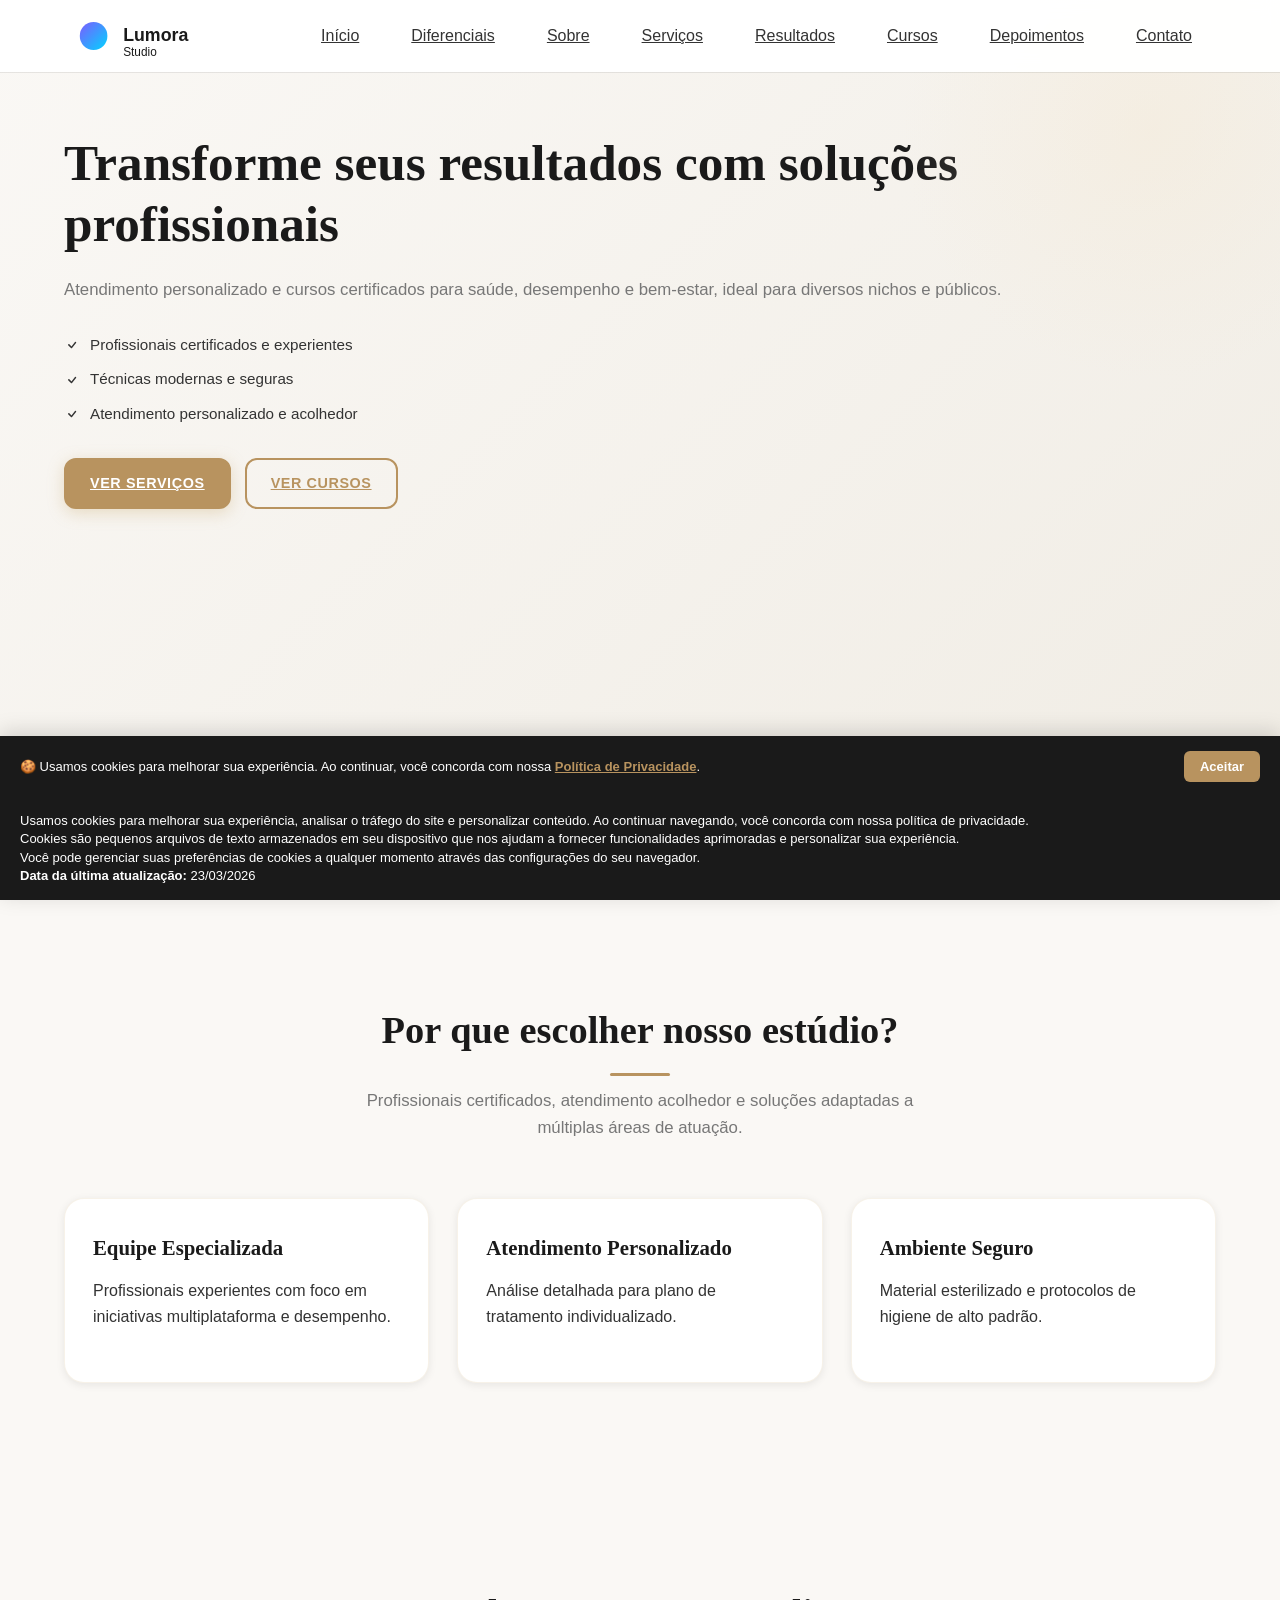
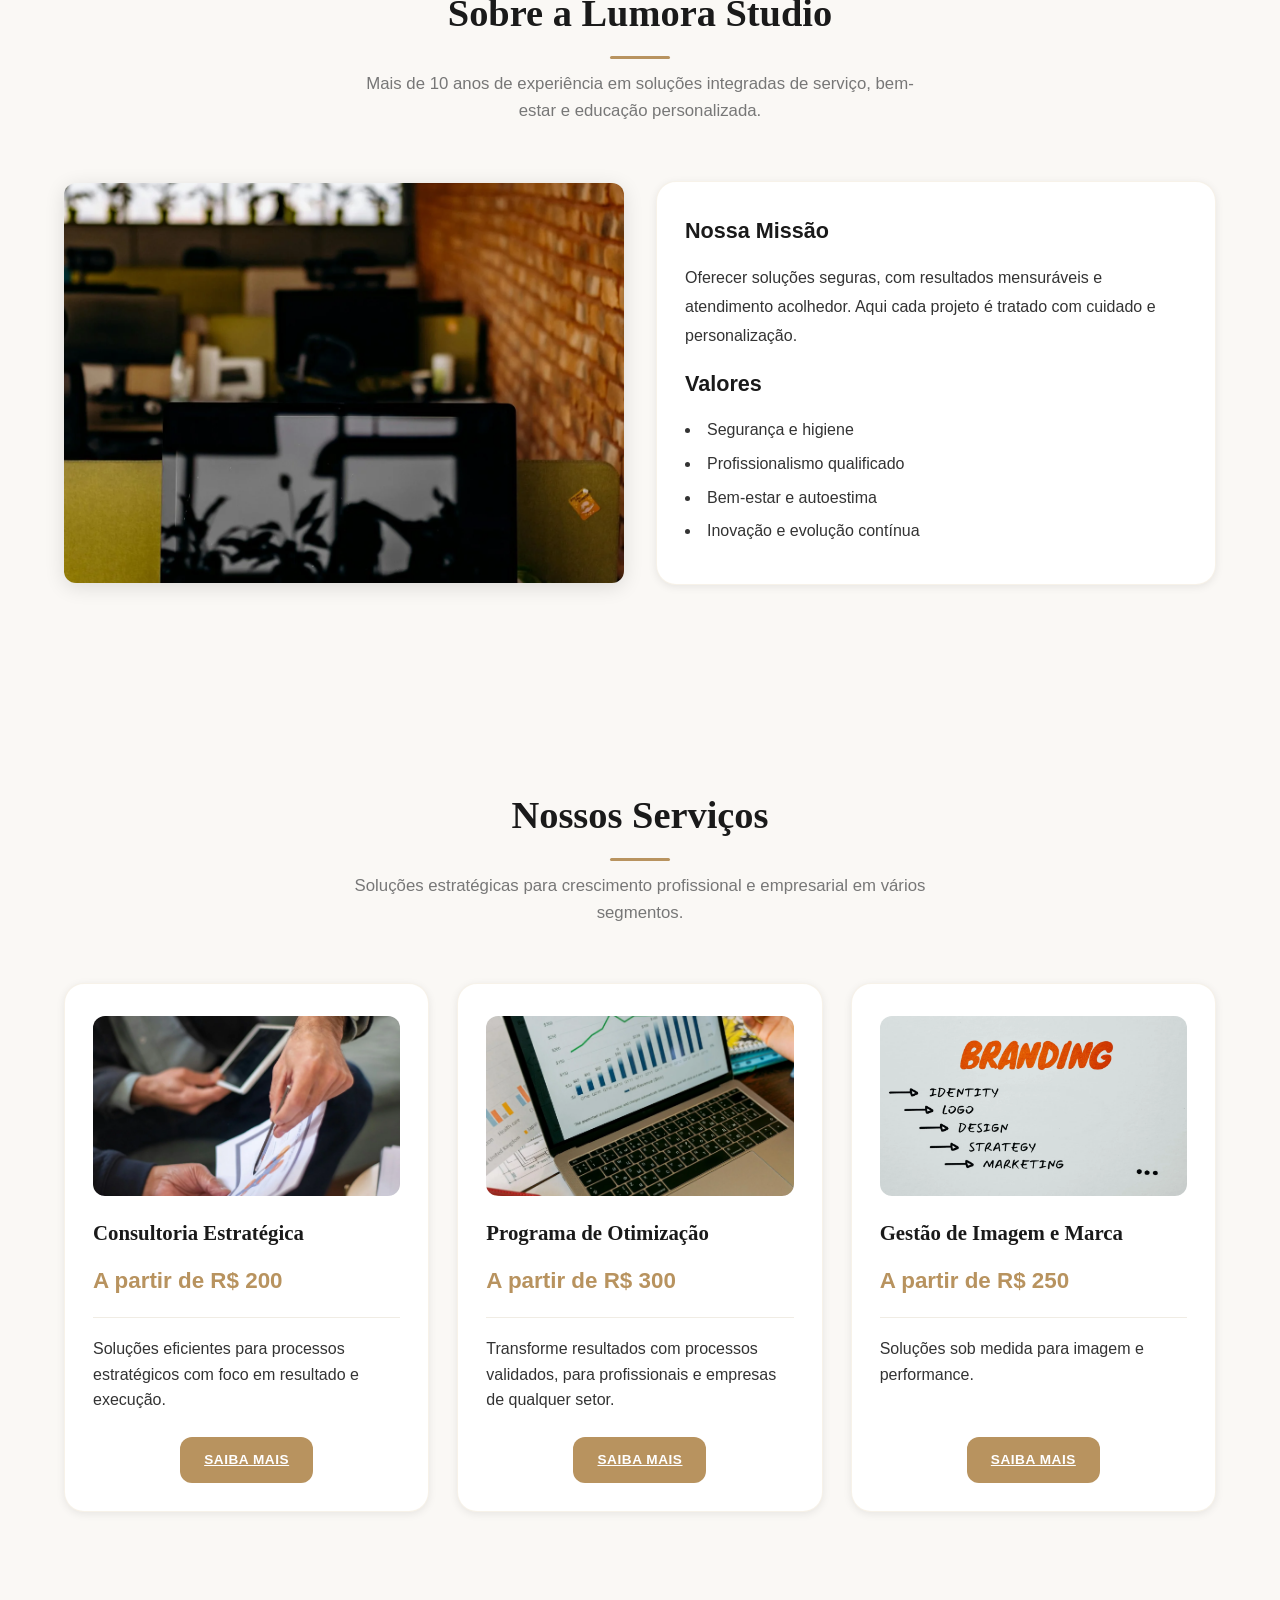
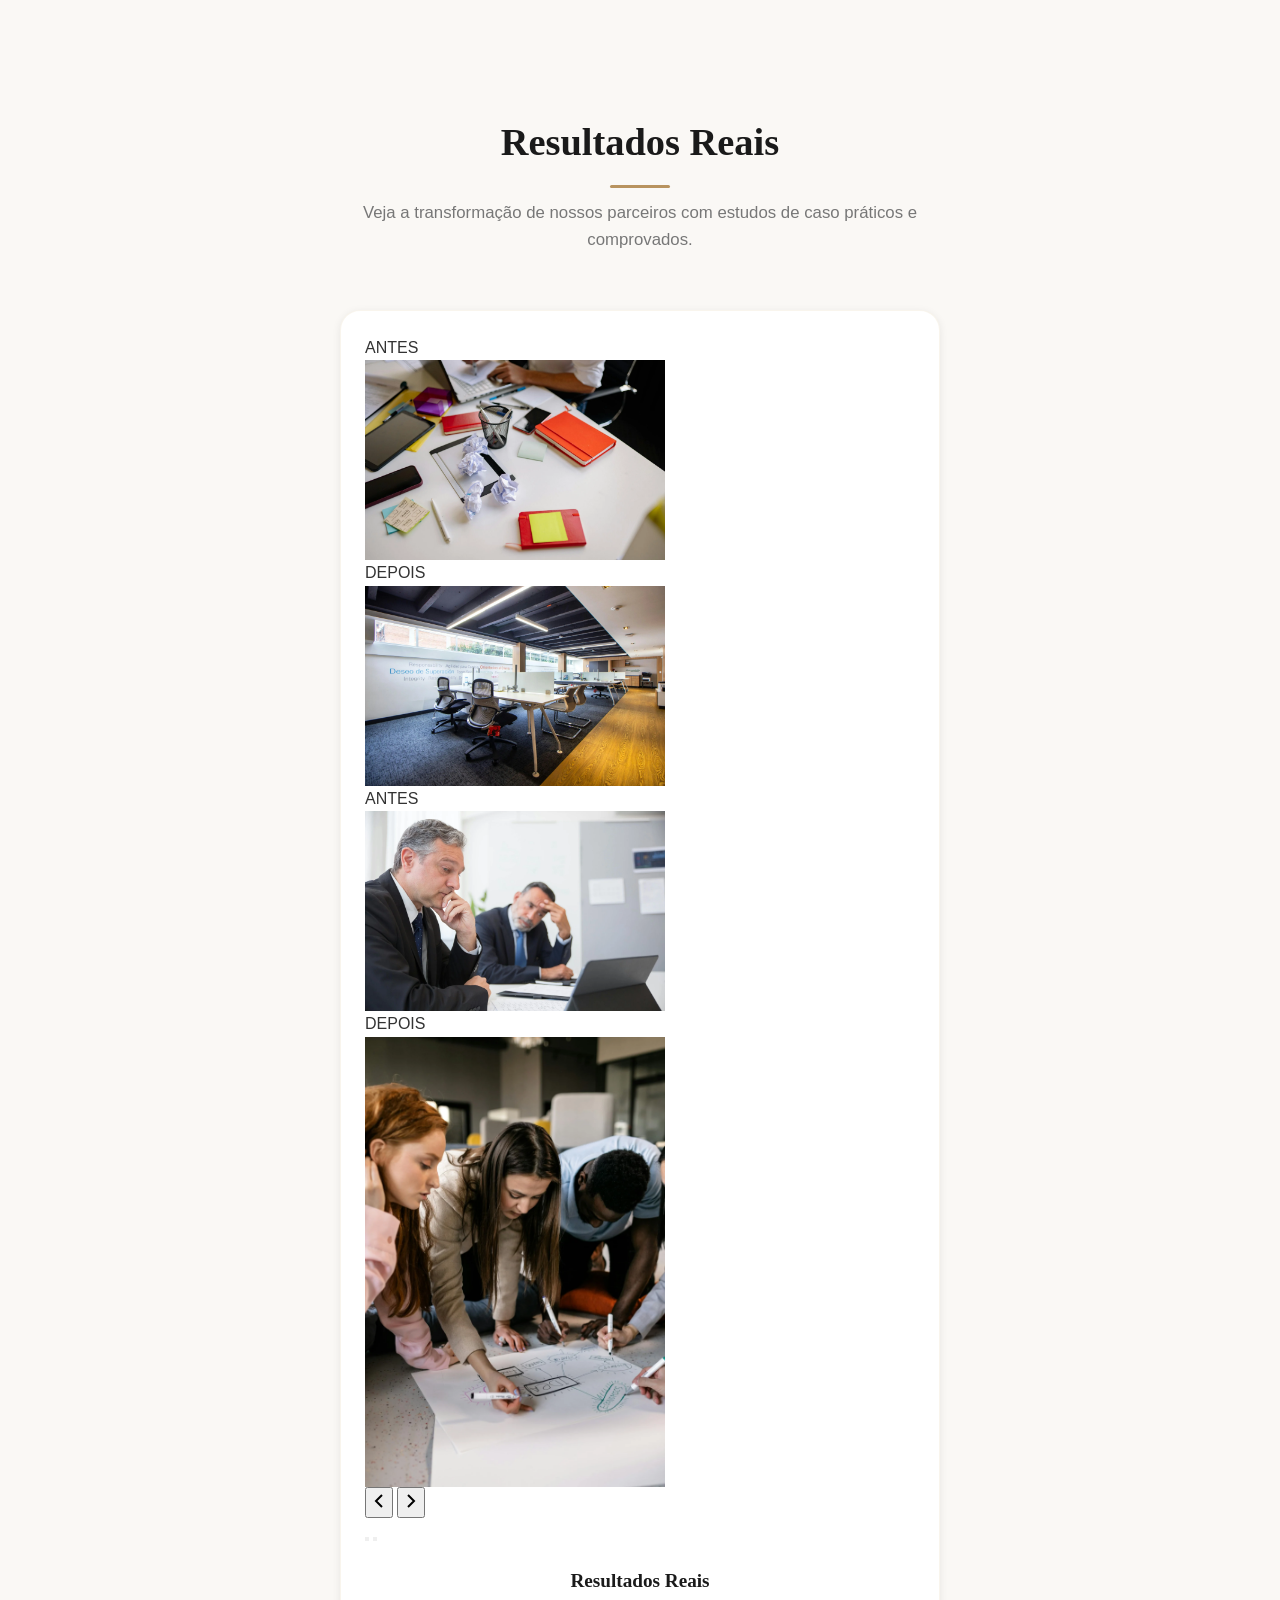
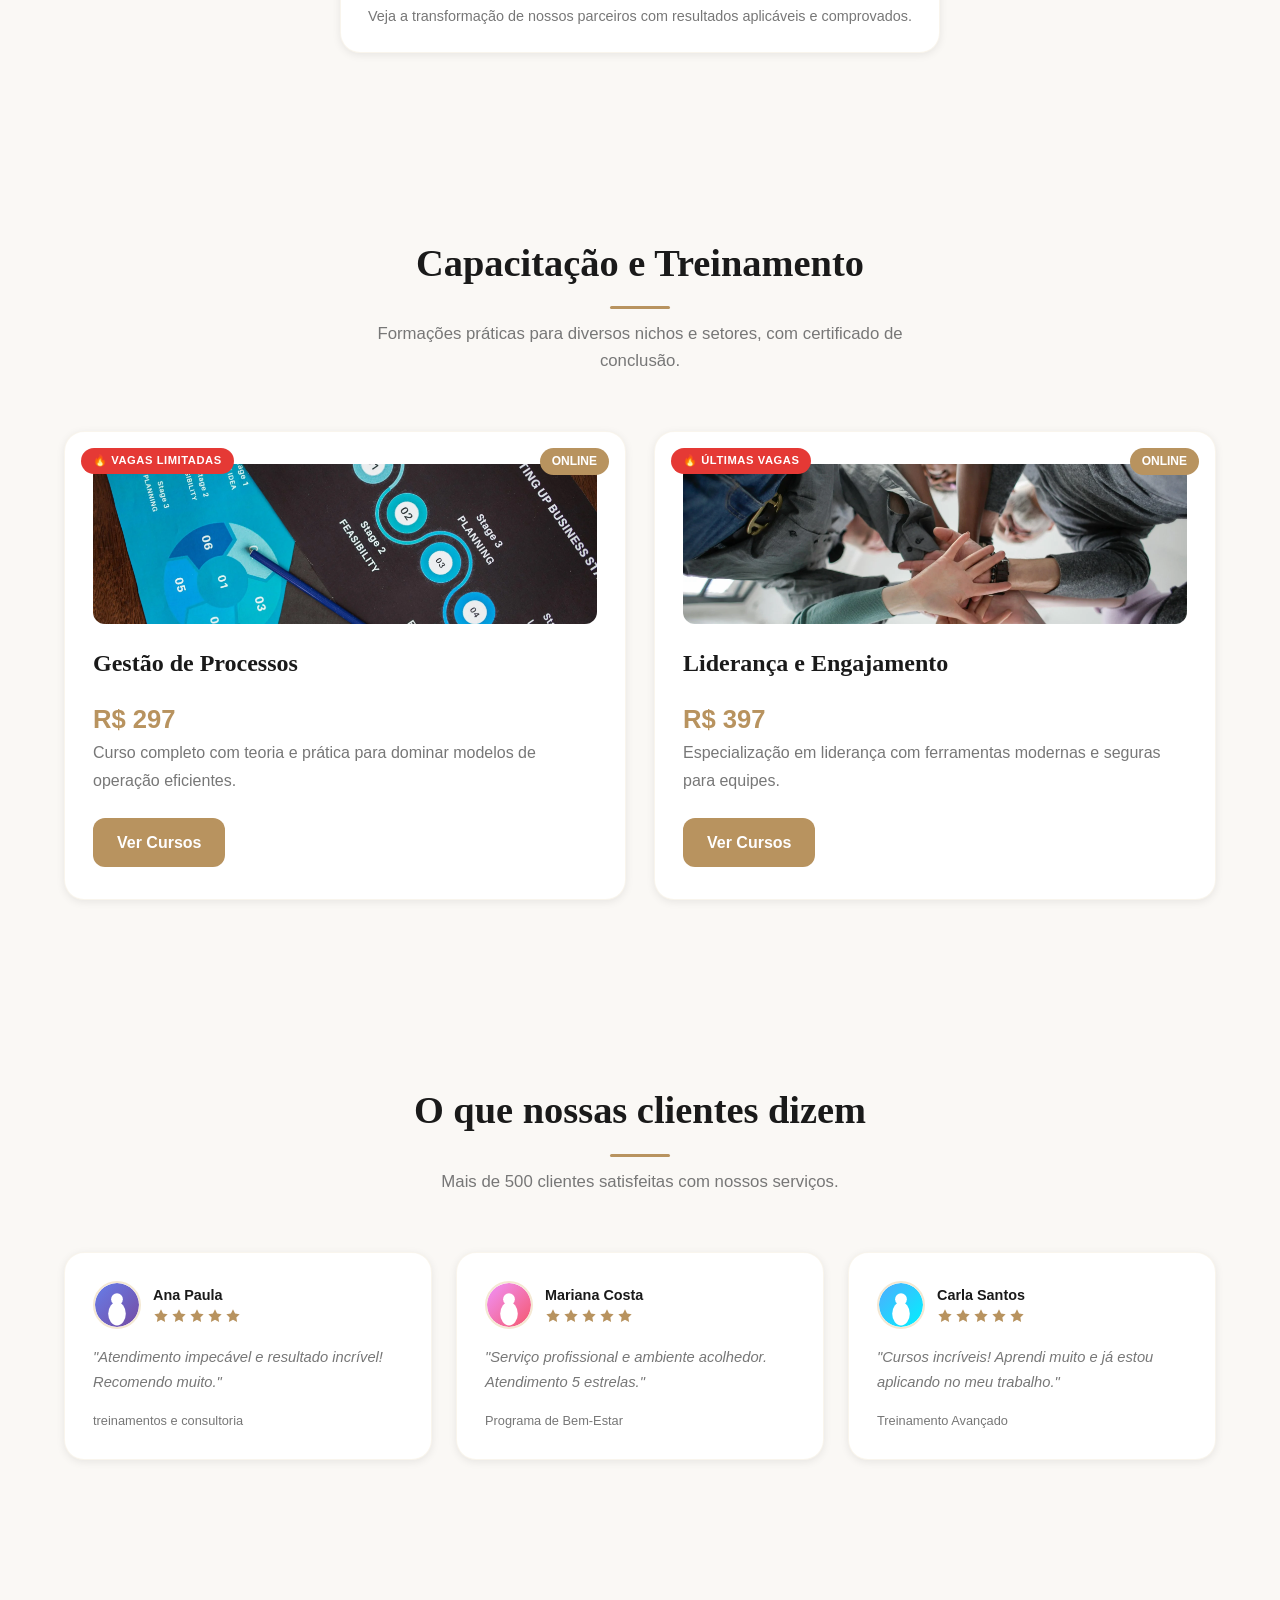
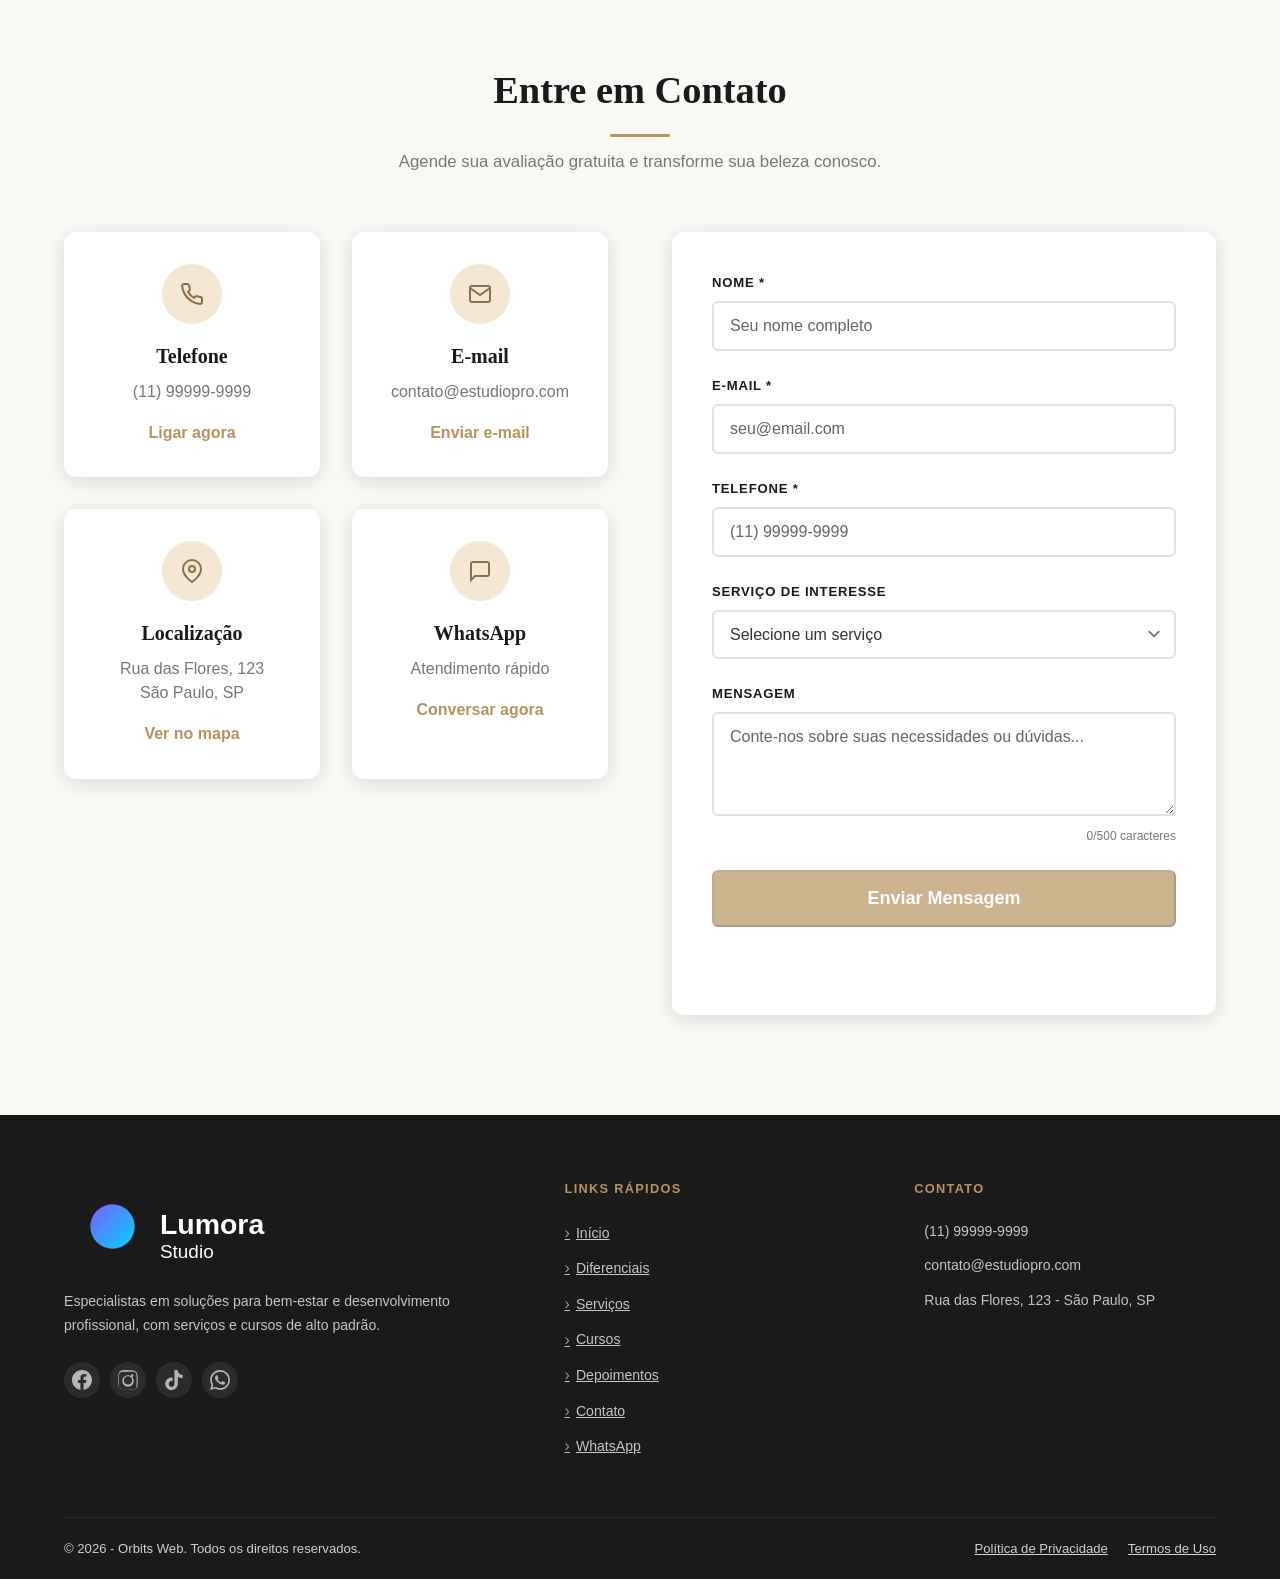
<file: index.html>
<!DOCTYPE html>
<html lang="pt-BR">
<head>
    <meta charset="UTF-8">
    <meta name="viewport" content="width=device-width, initial-scale=1.0">
    <meta name="description" content="Lumora Studio: Soluções digitais inovadoras em desenvolvimento web, design e tecnologia. Transformamos ideias em experiências digitais excepcionais." />
    <meta name="keywords" content="bem-estar, saúde, desempenho, treinamentos online, serviços profissionais, consultoria, cursos multinicho" />
    <meta name="author" content="Nexus Creative">
    <meta name="robots" content="index, follow">
    <link rel="canonical" href="https://estudiopro.com/" />
    
    <!-- Open Graph / Facebook -->
    <meta property="og:type" content="website">
    <meta property="og:url" content="https://estudiopro.com/">
    <meta property="og:title" content="Lumora Studio - Desenvolvimento Web e Soluções Digitais">
    <meta property="og:description" content="Soluções completas em bem-estar, saúde, desempenho e educação profissional para diversos públicos.">
    <meta property="og:image" content="./assets/images/logo.png">

    <!-- Twitter -->
    <meta property="twitter:card" content="summary_large_image">
    <meta property="twitter:url" content="https://nexuscreative.com/">
    <meta property="twitter:title" content="Nexus Creative - Serviços e Cursos Multinicho">
    <meta property="twitter:description" content="Soluções completas em bem-estar, saúde, desempenho e educação profissional para diversos públicos.">
    <meta property="twitter:image" content="./assets/images/logo.png">

    <title>Lumora Studio - Desenvolvimento Web e Soluções Digitais</title>
    
    <!-- Preload critical resources -->
    <link rel="preload" href="./assets/css/style.css" as="style">
    <link rel="preload" href="./assets/css/accessibility.css" as="style">
    <link rel="preload" href="./assets/css/privacy-popup.css" as="style">
    <link rel="preload" href="./assets/js/main.js" as="script">
    
    <!-- Preload critical images -->
    <link rel="preload" href="./assets/images/consultoria.webp" as="image" type="image/webp">
    <link rel="icon" href="./favicon.svg" type="image/svg+xml">
    <link rel="preload" href="./assets/images/curso-1.webp" as="image" type="image/webp">
    
    <!-- Critical CSS inline -->
    <style>
        /* Critical CSS para renderização inicial */
        body{margin:0;font-family:system-ui,-apple-system,BlinkMacSystemFont,'Segoe UI',sans-serif;line-height:1.6}
        .container{max-width:1200px;margin:0 auto;padding:0 20px}
        .header{position:fixed;top:0;left:0;width:100%;z-index:100;background:#fff}
        .hero-mobile{min-height:100vh;padding:120px 0 60px}
    </style>
    
    <!-- Stylesheets -->
    <link rel="stylesheet" href="./assets/css/style.css">
    <link rel="stylesheet" href="./assets/css/accessibility.css">
    <link rel="stylesheet" href="./assets/css/privacy-popup.css">
    
    <!-- Favicon -->
    <link rel="icon" type="image/svg+xml" href="./favicon.svg">
    <link rel="icon" type="image/png" href="./assets/images/logo.png">
    <meta name="theme-color" content="#7C5CFF">

    <script type="application/ld+json">
    {
      "@context": "https://schema.org",
      "@type": "LocalBusiness",
      "name": "Nexus Creative",
      "description": "Estúdio multi-serviços para saúde, bem-estar e formação profissional, com foco em diversos segmentos.",
      "image": "https://nexuscreative.com/assets/images/logo.png",
      "address": {
        "@type": "PostalAddress",
        "streetAddress": "Rua das Flores, 123",
        "addressLocality": "São Paulo",
        "addressRegion": "SP",
        "postalCode": "01234-567",
        "addressCountry": "BR"
      },
      "telephone": "+55 11 99999-9999",
      "url": "https://nexuscreative.com",
      "openingHours": ["Mo-Fr 09:00-18:00", "Sa 09:00-16:00"],
      "sameAs": ["https://facebook.com/nexuscreative", "https://instagram.com/nexuscreative"],
      "aggregateRating": {
        "@type": "AggregateRating",
        "ratingValue": "4.9",
        "ratingCount": "500",
        "bestRating": "5",
        "worstRating": "1"
      }
    }
    </script>

    <script type="application/ld+json">
    {
      "@context": "https://schema.org",
      "@type": "WebSite",
      "name": "Nexus Creative",
      "url": "https://nexuscreative.com",
      "potentialAction": {
        "@type": "SearchAction",
        "target": "https://nexuscreative.com/?s={search_term_string}",
        "query-input": "required name=search_term_string"
      }
    }
    </script>
</head>
<body>
    <!-- Skip to main content for accessibility -->
    <a href="#main-content" class="skip-link">Pular para o conteúdo principal</a>

    <!-- Header Fixo -->
    <header class="header" id="header" role="banner">
        <nav class="nav container" role="navigation" aria-label="Navegação principal">
            <div class="nav__logo">
                <a href="#home" class="nav__logo-link" aria-label="Ir para página inicial">
                    <img src="./assets/images/logo-lumora.svg" alt="Logo Lumora Studio" class="nav__logo-img" width="350" height="95">
                </a>
            </div>
            
            <div class="nav__menu" id="nav-menu">
                <ul class="nav__list">
                    <li class="nav__item">
                        <a href="#home" class="nav__link active-link" aria-current="page">Início</a>
                    </li>
                    <li class="nav__item">
                        <a href="#features" class="nav__link">Diferenciais</a>
                    </li>
                    <li class="nav__item">
                        <a href="#about" class="nav__link">Sobre</a>
                    </li>
                    <li class="nav__item">
                        <a href="#services" class="nav__link">Serviços</a>
                    </li>
                    <li class="nav__item">
                        <a href="#portfolio" class="nav__link">Resultados</a>
                    </li>
                    <li class="nav__item">
                        <a href="#courses" class="nav__link">Cursos</a>
                    </li>
                    <li class="nav__item">
                        <a href="#depoimentos" class="nav__link">Depoimentos</a>
                    </li>
                    <li class="nav__item">
                        <a href="#contato" class="nav__link">Contato</a>
                    </li>
                </ul>
            </div>
            
            <button class="nav__toggle" id="nav-toggle" aria-label="Abrir menu" aria-expanded="false">
                <span class="hamburger">
                    <span></span>
                </span>
            </button>
        </nav>
    </header>

    <main id="main-content">
        <section id="home" class="hero-mobile" aria-label="Página inicial">
            <div class="hero-mobile__content container">
                <div class="hero-mobile__grid">
                    <div class="hero-mobile__header">
                        <h1 class="hero-mobile__title">Transforme seus resultados com soluções profissionais</h1>
                        <p class="hero-mobile__subtitle">Atendimento personalizado e cursos certificados para saúde, desempenho e bem-estar, ideal para diversos nichos e públicos.</p>
                        
                        <div class="hero__bullets">
                            <div class="bullet-item">
                                <svg class="check-icon" width="16" height="16" viewBox="0 0 16 16" fill="currentColor">
                                    <path d="M10.97 4.97a.75.75 0 0 1 1.07 1.05l-3.99 4.99a.75.75 0 0 1-1.08.02L4.324 8.384a.75.75 0 1 1 1.06-1.06l2.094 2.093 3.473-4.425a.267.267 0 0 1 .02-.022z"/>
                                </svg>
                                <span>Profissionais certificados e experientes</span>
                            </div>
                            <div class="bullet-item">
                                <svg class="check-icon" width="16" height="16" viewBox="0 0 16 16" fill="currentColor">
                                    <path d="M10.97 4.97a.75.75 0 0 1 1.07 1.05l-3.99 4.99a.75.75 0 0 1-1.08.02L4.324 8.384a.75.75 0 1 1 1.06-1.06l2.094 2.093 3.473-4.425a.267.267 0 0 1 .02-.022z"/>
                                </svg>
                                <span>Técnicas modernas e seguras</span>
                            </div>
                            <div class="bullet-item">
                                <svg class="check-icon" width="16" height="16" viewBox="0 0 16 16" fill="currentColor">
                                    <path d="M10.97 4.97a.75.75 0 0 1 1.07 1.05l-3.99 4.99a.75.75 0 0 1-1.08.02L4.324 8.384a.75.75 0 1 1 1.06-1.06l2.094 2.093 3.473-4.425a.267.267 0 0 1 .02-.022z"/>
                                </svg>
                                <span>Atendimento personalizado e acolhedor</span>
                            </div>
                        </div>
                        
                        <div class="hero__ctas">
                            <a href="#services" class="hero-mobile__cta primary">
                                Ver Serviços
                            </a>
                            <a href="#courses" class="hero-mobile__cta secondary">
                                Ver Cursos
                            </a>
                        </div>
                    </div>


                </div>
            </div>
        </section>

        <section class="section" id="features" aria-label="Diferenciais">
            <div class="container">
                <div class="section__header">
                    <h2 class="section__title">Por que escolher nosso estúdio?</h2>
                    <p class="section__subtitle">Profissionais certificados, atendimento acolhedor e soluções adaptadas a múltiplas áreas de atuação.</p>
                </div>
                <div class="services-grid">
                    <article class="service-card">
                        <h3 class="service-card__title">Equipe Especializada</h3>
                        <p>Profissionais experientes com foco em iniciativas multiplataforma e desempenho.</p>
                    </article>
                    <article class="service-card">
                        <h3 class="service-card__title">Atendimento Personalizado</h3>
                        <p>Análise detalhada para plano de tratamento individualizado.</p>
                    </article>
                    <article class="service-card">
                        <h3 class="service-card__title">Ambiente Seguro</h3>
                        <p>Material esterilizado e protocolos de higiene de alto padrão.</p>
                    </article>
                </div>
            </div>
        </section>

        <!-- About Section -->
        <section id="about" class="section">
            <div class="container">
                <div class="section__header">
                    <h2 class="section__title">Sobre a Lumora Studio</h2>
                    <p class="section__subtitle">Mais de 10 anos de experiência em soluções integradas de serviço, bem-estar e educação personalizada.</p>
                </div>
                
                <div class="about-grid">
                    <div class="about-images">
                        <picture>
                            <source srcset="./assets/images/sobre.webp" type="image/webp">
                            <img src="./assets/images/sobre.jpg" alt="Equipa profissional de consultoria estratégica" width="400" height="300" loading="lazy" decoding="async">
                        </picture>
                    </div>
                    <div class="about-text">
                        <h3>Nossa Missão</h3>
                        <p>Oferecer soluções seguras, com resultados mensuráveis e atendimento acolhedor. Aqui cada projeto é tratado com cuidado e personalização.</p>
                        <h3>Valores</h3>
                        <ul>
                            <li>Segurança e higiene</li>
                            <li>Profissionalismo qualificado</li>
                            <li>Bem-estar e autoestima</li>
                            <li>Inovação e evolução contínua</li>
                        </ul>
                    </div>
                </div>
            </div>
        </section>

        <!-- Brief Services Section -->
        <section id="services" class="section">
            <div class="container">
                <div class="section__header">
                    <h2 class="section__title">Nossos Serviços</h2>
                    <p class="section__subtitle">Soluções estratégicas para crescimento profissional e empresarial em vários segmentos.</p>
                </div>

                <div class="services-grid">
                    <div class="service-card">
                        <div class="service__image">
                            <picture>
                                <source srcset="./assets/images/consultoria.webp" type="image/webp">
                                <img src="./assets/images/consultoria.jpg" alt="Consultoria estratégica profissional em ambiente de negócios" width="400" height="300" loading="lazy" decoding="async">
                            </picture>
                        </div>
                        <h3 class="service-card__title">Consultoria Estratégica</h3>
                        <div class="service__price">
                            <span class="price">A partir de R$ 200</span>
                        </div>
                        <p>Soluções eficientes para processos estratégicos com foco em resultado e execução.</p>
                        <a href="#contato" class="service-btn">Saiba Mais</a>
                    </div>

                    <div class="service-card">
                        <div class="service__image">
                            <picture>
                                <source srcset="./assets/images/otimizacao.webp" type="image/webp">
                                <img src="./assets/images/otimizacao.jpg" alt="Otimização de processos e performance empresarial" width="400" height="300" loading="lazy" decoding="async">
                            </picture>
                        </div>
                        <h3 class="service-card__title">Programa de Otimização</h3>
                        <div class="service__price">
                            <span class="price">A partir de R$ 300</span>
                        </div>
                        <p>Transforme resultados com processos validados, para profissionais e empresas de qualquer setor.</p>
                        <a href="#contato" class="service-btn">Saiba Mais</a>
                    </div>

                    <div class="service-card">
                        <div class="service__image">
                            <picture>
                                <source srcset="./assets/images/gestao.webp" type="image/webp">
                                <img src="./assets/images/gestao.jpg" alt="Gestão de imagem e marca pessoal corporativa" width="400" height="300" loading="lazy" decoding="async">
                            </picture>
                        </div>
                        <h3 class="service-card__title">Gestão de Imagem e Marca</h3>
                        <div class="service__price">
                            <span class="price">A partir de R$ 250</span>
                        </div>
                        <p>Soluções sob medida para imagem e performance.</p>
                        <a href="#contato" class="service-btn">Saiba Mais</a>
                    </div>
                </div>
            </div>
        </section>

        <!-- Portfolio Section -->
        <section id="portfolio" class="section">
            <div class="container">
                <div class="section__header">
                    <h2 class="section__title">Resultados Reais</h2>
                    <p class="section__subtitle">Veja a transformação de nossos parceiros com estudos de caso práticos e comprovados.</p>
                </div>

                <div class="portfolio-grid">
                    <div class="portfolio-item">
                        <div class="portfolio__images">
                            <div class="ba-carousel">
                                <div class="ba-carousel__track">
                                    <div class="ba-slide active">
                                        <div class="ba-slide__media">
                                            <div class="ba-image">
                                                <span>ANTES</span>
                                                <picture>
                                                    <source srcset="./assets/images/antes-1.webp" type="image/webp">
                                                    <img src="./assets/images/antes-1.jpg" alt="Antes: equipe desorganizada e processo ineficiente" width="300" height="200" loading="lazy" decoding="async">
                                                </picture>
                                            </div>
                                            <div class="ba-image">
                                                <span>DEPOIS</span>
                                                <picture>
                                                    <source srcset="./assets/images/depois-1.webp" type="image/webp">
                                                    <img src="./assets/images/depois-1.jpg" alt="Depois: equipe organizada e processo otimizado" width="300" height="200" loading="lazy" decoding="async">
                                                </picture>
                                            </div>
                                        </div>
                                    </div>
                                    <div class="ba-slide">
                                        <div class="ba-slide__media">
                                            <div class="ba-image">
                                                <span>ANTES</span>
                                                <picture>
                                                    <source srcset="./assets/images/antes-2.webp" type="image/webp">
                                                    <img src="./assets/images/antes-2.jpg" alt="Antes: gestão desalinhada e comunicação ineficaz" width="300" height="200" loading="lazy" decoding="async">
                                                </picture>
                                            </div>
                                            <div class="ba-image">
                                                <span>DEPOIS</span>
                                                <picture>
                                                    <source srcset="./assets/images/depois-2.webp" type="image/webp">
                                                    <img src="./assets/images/depois-2.jpg" alt="Depois: gestão alinhada e comunicação eficaz" width="300" height="200" loading="lazy" decoding="async">
                                                </picture>
                                            </div>
                                        </div>
                                    </div>
                                </div>
                                <button class="ba-carousel__nav ba-carousel__nav--prev" aria-label="Slide anterior">
                                    <svg width="24" height="24" viewBox="0 0 24 24" fill="none" stroke="currentColor" stroke-width="2">
                                        <polyline points="15,18 9,12 15,6"></polyline>
                                    </svg>
                                </button>
                                <button class="ba-carousel__nav ba-carousel__nav--next" aria-label="Próximo slide">
                                    <svg width="24" height="24" viewBox="0 0 24 24" fill="none" stroke="currentColor" stroke-width="2">
                                        <polyline points="9,18 15,12 9,6"></polyline>
                                    </svg>
                                </button>
                                <div class="ba-carousel__dots">
                                    <button class="ba-dot active" data-slide="0" aria-label="Ir para slide 1"></button>
                                    <button class="ba-dot" data-slide="1" aria-label="Ir para slide 2"></button>
                                </div>
                            </div>
                        </div>
                        <h3 class="portfolio__title">Resultados Reais</h3>
                        <p>Veja a transformação de nossos parceiros com resultados aplicáveis e comprovados.</p>
                    </div>
                </div>
            </div>
        </section>

        <!-- Brief Courses Section -->
        <section id="courses" class="courses-section">
            <div class="container">
                <div class="section__header">
                    <h2 class="section__title">Capacitação e Treinamento</h2>
                    <p class="section__subtitle">Formações práticas para diversos nichos e setores, com certificado de conclusão.</p>
                </div>

                <div class="courses-grid">
                    <div class="course-card">
                        <div class="course__image">
                            <picture>
                                <source srcset="./assets/images/curso-1.webp" type="image/webp">
                                <img src="./assets/images/curso-1.jpg" alt="Curso de gestão de processos e produtividade" width="400" height="300" loading="lazy" decoding="async">
                            </picture>
                        </div>
                        <div class="course__badge">ONLINE</div>
                        <div class="course__urgency">🔥 Vagas Limitadas</div>
                        <h3 class="course-card__title">Gestão de Processos</h3>
                        <div class="course__price">
                            <span class="price">R$ 297</span>
                        </div>
                        <p>Curso completo com teoria e prática para dominar modelos de operação eficientes.</p>
                        <a href="#contato" class="course-btn">Ver Cursos</a>
                    </div>

                    <div class="course-card">
                        <div class="course__image">
                            <picture>
                                <source srcset="./assets/images/cursos-2.webp" type="image/webp">
                                <img src="./assets/images/cursos-2.jpg" alt="Curso de liderança e engajamento de equipes" width="400" height="300" loading="lazy" decoding="async">
                            </picture>
                        </div>
                        <div class="course__badge">ONLINE</div>
                        <div class="course__urgency">🔥 Últimas Vagas</div>
                        <h3 class="course-card__title">Liderança e Engajamento</h3>
                        <div class="course__price">
                            <span class="price">R$ 397</span>
                        </div>
                        <p>Especialização em liderança com ferramentas modernas e seguras para equipes.</p>
                        <a href="#contato" class="course-btn">Ver Cursos</a>
                    </div>
                </div>
            </div>
        </section>

        <section id="depoimentos" class="section">
            <div class="container">
                <div class="section__header">
                    <h2 class="section__title">O que nossas clientes dizem</h2>
                    <p class="section__subtitle">Mais de 500 clientes satisfeitas com nossos serviços.</p>
                </div>
                <div class="testimonials-grid">
                    <article class="testimonial-card">
                        <div class="testimonial__header">
                            <img src="./assets/images/avatar1.svg" alt="Foto de Ana Paula" class="testimonial__avatar" width="50" height="50" loading="lazy" decoding="async">
                            <div>
                                <strong class="testimonial__author">Ana Paula</strong>
                                <div class="testimonial__rating">
                                    <svg class="star" width="16" height="16" viewBox="0 0 24 24" fill="currentColor"><path d="M12 2l3.09 6.26L22 9.27l-5 4.87 1.18 6.88L12 17.77l-6.18 3.25L7 14.14 2 9.27l6.91-1.01L12 2z"/></svg>
                                    <svg class="star" width="16" height="16" viewBox="0 0 24 24" fill="currentColor"><path d="M12 2l3.09 6.26L22 9.27l-5 4.87 1.18 6.88L12 17.77l-6.18 3.25L7 14.14 2 9.27l6.91-1.01L12 2z"/></svg>
                                    <svg class="star" width="16" height="16" viewBox="0 0 24 24" fill="currentColor"><path d="M12 2l3.09 6.26L22 9.27l-5 4.87 1.18 6.88L12 17.77l-6.18 3.25L7 14.14 2 9.27l6.91-1.01L12 2z"/></svg>
                                    <svg class="star" width="16" height="16" viewBox="0 0 24 24" fill="currentColor"><path d="M12 2l3.09 6.26L22 9.27l-5 4.87 1.18 6.88L12 17.77l-6.18 3.25L7 14.14 2 9.27l6.91-1.01L12 2z"/></svg>
                                    <svg class="star" width="16" height="16" viewBox="0 0 24 24" fill="currentColor"><path d="M12 2l3.09 6.26L22 9.27l-5 4.87 1.18 6.88L12 17.77l-6.18 3.25L7 14.14 2 9.27l6.91-1.01L12 2z"/></svg>
                                </div>
                            </div>
                        </div>
                        <p class="testimonial__text">"Atendimento impecável e resultado incrível! Recomendo muito."</p>
                        <span class="testimonial__procedure">treinamentos e consultoria</span>
                    </article>
                    <article class="testimonial-card">
                        <div class="testimonial__header">
                            <img src="./assets/images/avatar2.svg" alt="Foto de Mariana Costa" class="testimonial__avatar" width="50" height="50" loading="lazy" decoding="async">
                            <div>
                                <strong class="testimonial__author">Mariana Costa</strong>
                                <div class="testimonial__rating">
                                    <svg class="star" width="16" height="16" viewBox="0 0 24 24" fill="currentColor" ><path d="M12 2l3.09 6.26L22 9.27l-5 4.87 1.18 6.88L12 17.77l-6.18 3.25L7 14.14 2 9.27l6.91-1.01L12 2z"/></svg>
                                    <svg class="star" width="16" height="16" viewBox="0 0 24 24" fill="currentColor" ><path d="M12 2l3.09 6.26L22 9.27l-5 4.87 1.18 6.88L12 17.77l-6.18 3.25L7 14.14 2 9.27l6.91-1.01L12 2z"/></svg>
                                    <svg class="star" width="16" height="16" viewBox="0 0 24 24" fill="currentColor" ><path d="M12 2l3.09 6.26L22 9.27l-5 4.87 1.18 6.88L12 17.77l-6.18 3.25L7 14.14 2 9.27l6.91-1.01L12 2z"/></svg>
                                    <svg class="star" width="16" height="16" viewBox="0 0 24 24" fill="currentColor" ><path d="M12 2l3.09 6.26L22 9.27l-5 4.87 1.18 6.88L12 17.77l-6.18 3.25L7 14.14 2 9.27l6.91-1.01L12 2z"/></svg>
                                    <svg class="star" width="16" height="16" viewBox="0 0 24 24" fill="currentColor" ><path d="M12 2l3.09 6.26L22 9.27l-5 4.87 1.18 6.88L12 17.77l-6.18 3.25L7 14.14 2 9.27l6.91-1.01L12 2z"/></svg>
                                </div>
                            </div>
                        </div>
                        <p class="testimonial__text">"Serviço profissional e ambiente acolhedor. Atendimento 5 estrelas."</p>
                        <span class="testimonial__procedure">Programa de Bem-Estar</span>
                    </article>
                    <article class="testimonial-card">
                        <div class="testimonial__header">
                            <img src="./assets/images/avatar3.svg" alt="Foto de Carla Santos" class="testimonial__avatar" width="50" height="50" loading="lazy" decoding="async">
                            <div>
                                <strong class="testimonial__author">Carla Santos</strong>
                                <div class="testimonial__rating">
                                    <svg class="star" width="16" height="16" viewBox="0 0 24 24" fill="currentColor" ><path d="M12 2l3.09 6.26L22 9.27l-5 4.87 1.18 6.88L12 17.77l-6.18 3.25L7 14.14 2 9.27l6.91-1.01L12 2z"/></svg>
                                    <svg class="star" width="16" height="16" viewBox="0 0 24 24" fill="currentColor" ><path d="M12 2l3.09 6.26L22 9.27l-5 4.87 1.18 6.88L12 17.77l-6.18 3.25L7 14.14 2 9.27l6.91-1.01L12 2z"/></svg>
                                    <svg class="star" width="16" height="16" viewBox="0 0 24 24" fill="currentColor" ><path d="M12 2l3.09 6.26L22 9.27l-5 4.87 1.18 6.88L12 17.77l-6.18 3.25L7 14.14 2 9.27l6.91-1.01L12 2z"/></svg>
                                    <svg class="star" width="16" height="16" viewBox="0 0 24 24" fill="currentColor" ><path d="M12 2l3.09 6.26L22 9.27l-5 4.87 1.18 6.88L12 17.77l-6.18 3.25L7 14.14 2 9.27l6.91-1.01L12 2z"/></svg>
                                    <svg class="star" width="16" height="16" viewBox="0 0 24 24" fill="currentColor" ><path d="M12 2l3.09 6.26L22 9.27l-5 4.87 1.18 6.88L12 17.77l-6.18 3.25L7 14.14 2 9.27l6.91-1.01L12 2z"/></svg>
                                </div>
                            </div>
                        </div>
                        <p class="testimonial__text">"Cursos incríveis! Aprendi muito e já estou aplicando no meu trabalho."</p>
                        <span class="testimonial__procedure">Treinamento Avançado</span>
                    </article>
                </div>
            </div>
        </section>

        <!-- Contact Section -->
        <section id="contato" class="section">
            <div class="container">
                <div class="section__header">
                    <h2 class="section__title">Entre em Contato</h2>
                    <p class="section__subtitle">Agende sua avaliação gratuita e transforme sua beleza conosco.</p>
                </div>

                <div class="contact-grid">
                    <div class="contact-info">
                        <div class="contact-card">
                            <div class="contact-icon">
                                <svg width="24" height="24" viewBox="0 0 24 24" fill="none" stroke="currentColor" stroke-width="2">
                                    <path d="M22 16.92v3a2 2 0 0 1-2.18 2 19.79 19.79 0 0 1-8.63-3.07 19.5 19.5 0 0 1-6-6 19.79 19.79 0 0 1-3.07-8.67A2 2 0 0 1 4.11 2h3a2 2 0 0 1 2 1.72 12.84 12.84 0 0 0 .7 2.81 2 2 0 0 1-.45 2.11L8.09 9.91a16 16 0 0 0 6 6l1.27-1.27a2 2 0 0 1 2.11-.45 12.84 12.84 0 0 0 2.81.7A2 2 0 0 1 22 16.92z"/>
                                </svg>
                            </div>
                            <h3>Telefone</h3>
                            <p>(11) 99999-9999</p>
                            <a href="tel:+5511999999999" class="contact-link">Ligar agora</a>
                        </div>

                        <div class="contact-card">
                            <div class="contact-icon">
                                <svg width="24" height="24" viewBox="0 0 24 24" fill="none" stroke="currentColor" stroke-width="2">
                                    <path d="M4 4h16c1.1 0 2 .9 2 2v12c0 1.1-.9 2-2 2H4c-1.1 0-2-.9-2-2V6c0-1.1.9-2 2-2z"/>
                                    <polyline points="22,6 12,13 2,6"/>
                                </svg>
                            </div>
                            <h3>E-mail</h3>
                            <p>contato@estudiopro.com</p>
                            <a href="mailto:contato@estudiopro.com" class="contact-link">Enviar e-mail</a>
                        </div>

                        <div class="contact-card">
                            <div class="contact-icon">
                                <svg width="24" height="24" viewBox="0 0 24 24" fill="none" stroke="currentColor" stroke-width="2">
                                    <path d="M21 10c0 7-9 13-9 13s-9-6-9-13a9 9 0 0 1 18 0z"/>
                                    <circle cx="12" cy="10" r="3"/>
                                </svg>
                            </div>
                            <h3>Localização</h3>
                            <p>Rua das Flores, 123<br>São Paulo, SP</p>
                            <a href="https://maps.google.com/?q=Rua+das+Flores+123+São+Paulo+SP" target="_blank" class="contact-link">Ver no mapa</a>
                        </div>

                        <div class="contact-card">
                            <div class="contact-icon">
                                <svg width="24" height="24" viewBox="0 0 24 24" fill="none" stroke="currentColor" stroke-width="2">
                                    <path d="M21 15a2 2 0 0 1-2 2H7l-4 4V5a2 2 0 0 1 2-2h14a2 2 0 0 1 2 2z"/>
                                </svg>
                            </div>
                            <h3>WhatsApp</h3>
                            <p>Atendimento rápido</p>
                            <a href="https://wa.me/5511999999999?text=Olá! Gostaria de agendar um serviço na Nexus Creative" target="_blank" class="contact-link">Conversar agora</a>
                        </div>
                    </div>

                    <div class="contact-form">
                        <form id="contactForm" action="#" method="POST" novalidate>
                            <div class="form-group">
                                <label for="name">Nome *</label>
                                <input type="text" id="name" name="name" class="form-control" required placeholder="Seu nome completo">
                            </div>

                            <div class="form-group">
                                <label for="email">E-mail *</label>
                                <input type="email" id="email" name="email" class="form-control" required placeholder="seu@email.com">
                            </div>

                            <div class="form-group">
                                <label for="phone">Telefone *</label>
                                <input type="tel" id="phone" name="phone" class="form-control" required placeholder="(11) 99999-9999" maxlength="15">
                            </div>

                            <div class="form-group">
                                <label for="service">Serviço de Interesse</label>
                                <select id="service" name="service" class="form-control">
                                    <option value="">Selecione um serviço</option>
                                    <option value="design-projetos">Treinamentos e Consultoria</option>
                                    <option value="programa-bem-estar">Programa de Bem-Estar</option>
                                    <option value="servico-especializado">Serviço Especializado</option>
                                    <option value="transformacao">Programa de Transformação</option>
                                    <option value="lideranca-engajamento">Liderança e Engajamento</option>
                                    <option value="avaliacao">Avaliação Gratuita</option>
                                    <option value="cursos">Cursos Online</option>
                                    <option value="outros">Outros</option>
                                </select>
                            </div>

                            <div class="form-group">
                                <label for="message">Mensagem</label>
                                <textarea id="message" name="message" class="form-control" rows="4" placeholder="Conte-nos sobre suas necessidades ou dúvidas..." maxlength="500"></textarea>
                                <div class="char-counter">
                                    <span id="char-count">0</span>/500 caracteres
                                </div>
                            </div>
<!-- 
                            <div class="form-group checkbox-group">
                                <label class="checkbox-label">
                                    <input type="checkbox" name="newsletter" value="1" id="newsletter">
                                    <span class="checkmark"></span>
                                    <span class="checkbox-text">Quero receber dicas de beleza e novidades por e-mail</span>
                                </label>
                            </div> -->


                            <button type="submit" class="btn-submit" disabled>
                                <span class="btn-text">Enviar Mensagem</span>
                                <span class="btn-loading" style="display: none;">
                                    <svg width="20" height="20" viewBox="0 0 24 24" fill="none" stroke="currentColor" stroke-width="2">
                                        <circle cx="12" cy="12" r="10" stroke-dasharray="30" stroke-dashoffset="30">
                                            <animate attributeName="stroke-dashoffset" dur="1s" repeatCount="indefinite" values="30;0"/>
                                        </circle>
                                    </svg>
                                </span>
                            </button>

                            <div id="form-message" class="form-message" role="alert"></div>
                        </form>
                    </div>
                </div>
            </div>
        </section>
    </main>

    <!-- Banner de Cookies -->
    <div class="privacy-overlay" id="privacyPopup" role="dialog" aria-modal="true" aria-labelledby="cookieTitle">
        <div class="privacy-popup">
            <div class="privacy-popup__content">
                <div class="cookie-banner">
                    <div class="cookie-text">
                        <p id="cookieTitle">
                            🍪 Usamos cookies para melhorar sua experiência. Ao continuar, você concorda com nossa <a href="#" class="cookie-link privacy-link">Política de Privacidade</a>.
                        </p>
                    </div>
                    <div class="cookie-actions">
                        <button class="cookie-btn cookie-btn--accept" id="privacyAccept">
                            Aceitar
                        </button>
                    </div>
                </div>
            </div>
            
            <!-- Popup completo (inicialmente escondido) -->
            <div class="privacy-popup__header">
                <h2 class="privacy-popup__title">Política de Privacidade</h2>
                <button class="privacy-popup__close" id="privacyClose" aria-label="Fechar política de privacidade">
                    ✕
                </button>
            </div>
            
            <div class="privacy-popup__content">
                <p>Usamos cookies para melhorar sua experiência, analisar o tráfego do site e personalizar conteúdo. Ao continuar navegando, você concorda com nossa política de privacidade.</p>
                
                <h3>O que são cookies?</h3>
                <p>Cookies são pequenos arquivos de texto armazenados em seu dispositivo que nos ajudam a fornecer funcionalidades aprimoradas e personalizar sua experiência.</p>
                
                <h3>Como usamos os cookies?</h3>
                <ul>
                    <li>Cookies essenciais para o funcionamento do site</li>
                    <li>Cookies de análise para entender como você usa o site</li>
                    <li>Cookies de personalização para melhorar sua experiência</li>
                </ul>
                
                <h3>Seus direitos</h3>
                <p>Você pode gerenciar suas preferências de cookies a qualquer momento através das configurações do seu navegador.</p>
                
                <p><strong>Data da última atualização:</strong> 23/03/2026</p>
            </div>
            
            <div class="privacy-popup__footer">
                <button class="privacy-popup__accept" id="privacyFullAccept">Entendido</button>
            </div>
        </div>
    </div>

    <!-- Footer -->
    <footer class="footer">
        <div class="container">
            <div class="footer__content">
                <div class="footer__section">
                    <div class="footer__logo">
                        <img src="./assets/images/logo-lumora-white.svg" alt="Lumora Studio - Logotipo" width="350" height="95">
                    </div>
                    <p class="footer__description">Especialistas em soluções para bem-estar e desenvolvimento profissional, com serviços e cursos de alto padrão.</p>
                    <div class="footer__social">
                        <a href="#" aria-label="Facebook">
                            <svg width="20" height="20" viewBox="0 0 24 24" fill="currentColor">
                                <path d="M24 12.073c0-6.627-5.373-12-12-12s-12 5.373-12 12c0 5.99 4.388 10.954 10.125 11.854v-8.385H7.078v-3.47h3.047V9.43c0-3.007 1.792-4.669 4.533-4.669 1.312 0 2.686.235 2.686.235v2.953H15.83c-1.491 0-1.956.925-1.956 1.874v2.25h3.328l-.532 3.47h-2.796v8.385C19.612 23.027 24 18.062 24 12.073z"/>
                            </svg>
                        </a>
                        <a href="#" aria-label="Instagram">
                            <svg width="20" height="20" viewBox="0 0 24 24" fill="currentColor">
                                <path d="M12.017 0C8.396 0 7.996.014 6.79.067 5.584.12 4.775.302 4.082.566c-.726.28-1.34.639-1.955 1.255C1.512 2.437 1.153 3.051.873 3.777c-.264.693-.446 1.502-.5 2.708C.314 7.691.3 8.091.3 11.712c0 3.621.014 4.021.067 5.227.054 1.206.236 2.015.5 2.708.22.676.579 1.29 1.195 1.905.615.615 1.229.975 1.905 1.195.693.264 1.502.446 2.708.5C7.996 23.686 8.396 23.7 12.017 23.7c3.621 0 4.021-.014 5.227-.067 1.206-.054 2.015-.236 2.708-.5.676-.22 1.29-.579 1.905-1.195.615-.615.975-1.229 1.195-1.905.264-.693.446-1.502.5-2.708.053-1.206.067-1.606.067-5.227 0-3.621-.014-4.021-.067-5.227-.054-1.206-.236-2.015-.5-2.708-.22-.676-.579-1.29-1.195-1.905C20.489 1.512 19.875 1.153 19.199.873c-.693-.264-1.502-.446-2.708-.5C16.038.314 15.638.3 12.017.3zM11.712 2.133c3.551 0 3.971.013 5.377.067 1.291.049 1.995.218 2.46.364.602.191 1.031.421 1.482.872.451.451.681.88.872 1.482.146.465.315 1.169.364 2.46.054 1.406.067 1.826.067 5.377s-.013 3.971-.067 5.377c-.049 1.291-.218 1.995-.364 2.46-.191.602-.421 1.031-.872 1.482-.451.451-.88.681-1.482.872-.465.146-1.169.315-2.46.364-1.406.054-1.826.067-5.377.067s-3.971-.013-5.377-.067c-1.291-.049-1.995-.218-2.46-.364-.602-.191-1.031-.421-1.482-.872-.451-.451-.681-.88-.872-1.482-.146-.465-.315-1.169-.364-2.46-.054-1.406-.067-1.826-.067-5.377s.013-3.971.067-5.377c.049-1.291.218-1.995.364-2.46.191-.602.421-1.031.872-1.482.451-.451.88-.681 1.482-.872.465-.146 1.169-.315 2.46-.364 1.406-.054 1.826-.067 5.377-.067zM12.017 6.267c-3.77 0-6.833 3.063-6.833 6.833s3.063 6.833 6.833 6.833 6.833-3.063 6.833-6.833S15.787 6.267 12.017 6.267zm0 11.267c-2.761 0-5-2.239-5-5s2.239-5 5-5 5 2.239 5 5-2.239 5-5 5zm6.583-11.083c0 .828-.67 1.5-1.5 1.5s-1.5-.672-1.5-1.5.672-1.5 1.5-1.5 1.5.672 1.5 1.5z"/>
                            </svg>
                        </a>
                        <a href="#" aria-label="TikTok">
                            <svg width="20" height="20" viewBox="0 0 24 24" fill="currentColor">
                                <path d="M12.525.02c1.31-.02 2.61-.01 3.91-.02.08 1.53.63 3.09 1.75 4.17 1.12 1.11 2.7 1.62 4.24 1.79v4.03c-1.44-.05-2.89-.35-4.2-.97-.57-.26-1.1-.59-1.62-.93-.01 2.92.01 5.84-.02 8.75-.08 1.4-.54 2.79-1.35 3.94-1.31 1.92-3.58 3.17-5.91 3.21-1.43.08-2.86-.31-4.08-1.03-2.02-1.19-3.44-3.37-3.65-5.71-.02-.5-.03-1-.01-1.49.18-1.9 1.12-3.72 2.58-4.96 1.66-1.44 3.98-2.13 6.15-1.72.02 1.48-.04 2.96-.04 4.44-.99-.32-2.15-.23-3.02.37-.63.41-1.11 1.04-1.36 1.75-.21.51-.15 1.07-.14 1.61.24 1.64 1.82 3.02 3.5 2.87 1.12-.01 2.19-.66 2.77-1.61.19-.33.4-.67.41-1.06.1-1.79.06-3.57.07-5.36.01-4.03-.01-8.05.02-12.07z"/>
                            </svg>
                        </a>
                        <a href="https://wa.me/5511999999999" aria-label="WhatsApp" target="_blank">
                            <svg width="20" height="20" viewBox="0 0 24 24" fill="currentColor">
                                <path d="M17.472 14.382c-.297-.149-1.758-.867-2.03-.967-.273-.099-.471-.148-.67.15-.197.297-.767.966-.94 1.164-.173.199-.347.223-.644.075-.297-.15-1.255-.463-2.39-1.475-.883-.788-1.48-1.761-1.653-2.059-.173-.297-.018-.458.13-.606.134-.133.298-.347.446-.52.149-.174.198-.298.298-.497.099-.198.05-.371-.025-.52-.075-.149-.669-1.612-.916-2.207-.242-.579-.487-.5-.669-.51-.173-.008-.371-.01-.57-.01-.198 0-.52.074-.792.372-.272.297-1.04 1.016-1.04 2.479 0 1.462 1.065 2.875 1.213 3.074.149.198 2.096 3.2 5.077 4.487.709.306 1.262.489 1.694.625.712.227 1.36.195 1.871.118.571-.085 1.758-.719 2.006-1.413.248-.694.248-1.289.173-1.413-.074-.124-.272-.198-.57-.347m-5.421 7.403h-.004a9.87 9.87 0 01-5.031-1.378l-.361-.214-3.741.982.998-3.648-.235-.374a9.86 9.86 0 01-1.51-5.26c.001-5.45 4.436-9.884 9.888-9.884 2.64 0 5.122 1.03 6.988 2.898a9.825 9.825 0 012.893 6.994c-.003 5.45-4.437 9.884-9.885 9.884m8.413-18.297A11.815 11.815 0 0012.05 0C5.495 0 .16 5.335.157 11.892c0 2.096.547 4.142 1.588 5.945L.057 24l6.305-1.654a11.882 11.882 0 005.683 1.448h.005c6.554 0 11.89-5.335 11.893-11.893A11.821 11.821 0 0020.885 3.488"/>
                            </svg>
                        </a>
                    </div>
                </div>
                
                <div class="footer__section">
                    <h4>Links Rápidos</h4>
                    <ul class="footer__links">
                        <li><a href="#home">Início</a></li>
                        <li><a href="#features">Diferenciais</a></li>                        <li><a href="#services">Serviços</a></li>
                        <li><a href="#courses">Cursos</a></li>                        <li><a href="#depoimentos">Depoimentos</a></li>
                        <li><a href="#contato">Contato</a></li>
                        <li><a href="https://wa.me/551199999999?text=Olá!" target="_blank">WhatsApp</a></li>
                    </ul>
                </div>
                
                <div class="footer__section">
                    <h4>Contato</h4>
                    <ul class="footer__contact">
                        <li><i class="fas fa-phone"></i> (11) 99999-9999</li>
                        <li><i class="fas fa-envelope"></i> contato@estudiopro.com</li>
                        <li><i class="fas fa-map-marker-alt"></i> Rua das Flores, 123 - São Paulo, SP</li>
                    </ul>
                </div>
            </div>
            
            <div class="footer__bottom">
                <p>&copy; 2026 - Orbits Web. Todos os direitos reservados.</p>
                <div class="footer__legal">
                    <a href="#">Política de Privacidade</a>
                    <a href="#">Termos de Uso</a>
                </div>
            </div>
        </div>
    </footer>

    <!-- Back to top button -->
    <button class="back-to-top" id="back-to-top" aria-label="Voltar ao topo">
        <svg width="24" height="24" viewBox="0 0 24 24" fill="none" stroke="currentColor" stroke-width="2">
            <polyline points="18,15 12,9 6,15"></polyline>
        </svg>
    </button>

    <!-- WhatsApp Flutuante -->
    <a href="https://wa.me/5511999999999?text=Olá! Gostaria de agendar um serviço na Lumora Studio" class="whatsapp-float" target="_blank" aria-label="Fale conosco no WhatsApp">
        <svg width="24" height="24" viewBox="0 0 24 24" fill="currentColor">
            <path d="M17.472 14.382c-.297-.149-1.758-.867-2.03-.967-.273-.099-.471-.148-.67.15-.197.297-.767.966-.94 1.164-.173.199-.347.223-.644.075-.297-.15-1.255-.463-2.39-1.475-.883-.788-1.48-1.761-1.653-2.059-.173-.297-.018-.458.13-.606.134-.133.298-.347.446-.52.149-.174.198-.298.298-.497.099-.198.05-.371-.025-.52-.075-.149-.669-1.612-.916-2.207-.242-.579-.487-.5-.669-.51-.173-.008-.371-.01-.57-.01-.198 0-.52.074-.792.372-.272.297-1.04 1.016-1.04 2.479 0 1.462 1.065 2.875 1.213 3.074.149.198 2.096 3.2 5.077 4.487.709.306 1.262.489 1.694.625.712.227 1.36.195 1.871.118.571-.085 1.758-.719 2.006-1.413.248-.694.248-1.289.173-1.413-.074-.124-.272-.198-.57-.347m-5.421 7.403h-.004a9.87 9.87 0 01-5.031-1.378l-.361-.214-3.741.982.998-3.648-.235-.374a9.86 9.86 0 01-1.51-5.26c.001-5.45 4.436-9.884 9.888-9.884 2.64 0 5.122 1.03 6.988 2.898a9.825 9.825 0 012.893 6.994c-.003 5.45-4.437 9.884-9.885 9.884m8.413-18.297A11.815 11.815 0 0012.05 0C5.495 0 .16 5.335.157 11.892c0 2.096.547 4.142 1.588 5.945L.057 24l6.305-1.654a11.882 11.882 0 005.683 1.448h.005c6.554 0 11.89-5.335 11.893-11.893A11.821 11.821 0 0020.885 3.488"/>
        </svg>
    </a>

    <!-- Scripts -->
    <script src="./assets/js/privacy-popup.js"></script>
    <script defer src="./assets/js/main.js"></script>
</body>
</html>
</file>
<file: assets/css/style.css>
/* ============================================================
   VARIÁVEIS GLOBAIS
   ============================================================ */
:root {
  --primary:        #c9a96e;
  --primary-dark:   #a07840;
  --primary-light:  #f0dfc0;
  --dark:           #1a1a1a;
  --dark-2:         #2b2b2b;
  --dark-3:         #3d3d3d;
  --light:          #faf8f5;
  --light-2:        #f0ece4;
  --text:           #333333;
  --text-muted:     #777777;
  --white:          #ffffff;
  --success:        #4caf50;
  --error:          #e53935;

  --font-display:   Georgia, 'Times New Roman', serif;
  --font-body:      Arial, 'Helvetica Neue', Helvetica, sans-serif;

  --shadow-sm:  0 2px 8px rgba(0,0,0,.08);
  --shadow-md:  0 4px 20px rgba(0,0,0,.12);
  --shadow-lg:  0 8px 40px rgba(0,0,0,.16);

  --radius-sm:  6px;
  --radius-md:  12px;
  --radius-lg:  20px;

  --transition: all .3s ease;
  --header-h:   72px;
}

/* ============================================================
   RESET / BASE
   ============================================================ */
*, *::before, *::after { box-sizing: border-box; margin: 0; padding: 0; }

html { scroll-behavior: smooth; font-size: 16px; }

body {
  font-family: var(--font-body);
  color: var(--text);
  background: var(--light);
  line-height: 1.7;
  overflow-x: hidden;
}

img { max-width: 100%; height: auto; display: block; }
a { text-decoration: underline; color: inherit; }
ul { list-style: none; }

/* Usando fontes do sistema para melhor performance no Lighthouse */

/* ============================================================
   UTILITÁRIOS
   ============================================================ */
.container {
  max-width: 1200px;
  margin: 0 auto;
  padding: 0 24px;
}

.section {
  padding: 100px 0;
}

.section__header {
  text-align: center;
  margin-bottom: 56px;
}

.section__title {
  font-family: var(--font-display);
  font-size: clamp(1.8rem, 3vw, 2.6rem);
  color: var(--dark);
  margin-bottom: 12px;
  position: relative;
  display: inline-block;
}

.section__title::after {
  content: '';
  display: block;
  width: 60px;
  height: 3px;
  background: var(--primary);
  margin: 12px auto 0;
  border-radius: 2px;
}

.section__subtitle {
  color: var(--text-muted);
  font-size: 1.05rem;
  max-width: 580px;
  margin: 0 auto;
}

.about-hero-image {
  max-width: 600px;
  margin: 40px auto;
  border-radius: var(--radius-md);
  overflow: hidden;
  box-shadow: var(--shadow-md);
}

.about-hero-image img {
  width: 100%;
  height: auto;
  display: block;
}

.about-grid {
  display: grid;
  grid-template-columns: repeat(2, minmax(0, 1fr));
  gap: 32px;
  align-items: center;
}

.about-text {
  background: var(--white);
  border-radius: var(--radius-lg);
  padding: 32px 28px;
  box-shadow: var(--shadow-sm);
  border: 1px solid rgba(201,169,110,.15);
  transition: var(--transition);
}

.about-text:hover {
  transform: translateY(-4px);
  box-shadow: var(--shadow-md);
  border-color: var(--primary-light);
}

.about-text h3 {
  margin-top: 0;
  margin-bottom: 1rem;
  color: var(--dark);
  font-size: 1.35rem;
}

.about-text p {
  margin-bottom: 1rem;
  color: var(--text);
  line-height: 1.8;
}

.about-text ul {
  margin-top: 1rem;
  list-style: disc inside;
  color: var(--text);
}

.about-text ul li {
  margin-bottom: 0.5rem;
}

.about-images {
  display: flex;
  flex-direction: column;
  gap: 16px;
}

.about-images img {
  width: 100%;
  max-height: 400px;
  object-fit: cover;
  border-radius: var(--radius-md);
  box-shadow: var(--shadow-md);
}

.skip-link {
  position: absolute;
  top: -999px;
  left: 0;
  padding: 8px 16px;
  background: var(--primary);
  color: var(--white);
  font-size: .875rem;
  z-index: 9999;
}
.skip-link:focus { top: 0; }

/* ============================================================
   HEADER / NAV
   ============================================================ */
.header {
  position: fixed;
  top: 0; left: 0; right: 0;
  height: var(--header-h);
  background: rgba(255,255,255,.96);
  backdrop-filter: blur(8px);
  -webkit-backdrop-filter: blur(8px);
  box-shadow: 0 1px 0 rgba(0,0,0,.08);
  z-index: 1000;
  transition: var(--transition);
}

.header.scrolled {
  box-shadow: var(--shadow-md);
}

.nav {
  display: flex;
  align-items: center;
  justify-content: space-between;
  flex-wrap: nowrap;
  gap: 16px;
  height: var(--header-h);
}

.nav__logo-link {
  white-space: nowrap;
}

/* Logo */
.nav__logo-link {
  display: flex;
  align-items: center;
  gap: 10px;
  font-family: var(--font-display);
  font-size: 1.25rem;
  font-weight: 700;
  color: var(--dark);
  transition: var(--transition);
}
.nav__logo-link:hover { color: var(--primary); }
.nav__logo-link:focus { outline: none; }

.nav__logo-img {
  width: 350px;
  height: 95px;
  object-fit: contain;
  border-radius: 8px;
}

/* Nav list */
.nav__list {
  display: flex;
  align-items: center;
  gap: 4px;
  flex-wrap: nowrap;
  overflow-x: auto;
  -webkit-overflow-scrolling: touch;
  scrollbar-width: none;
  white-space: nowrap;
}
.nav__list::-webkit-scrollbar { display: none; }
.nav__item {
  flex: 0 0 auto;
}

.nav__link {
  display: inline-flex;
  align-items: center;
  white-space: nowrap;
  min-width: max-content;
}

.nav__link::after {
  content: '';
  position: absolute;
  bottom: 2px; left: 50%;
  width: 0; height: 2px;
  background: var(--primary);
  border-radius: 2px;
  transform: translateX(-50%);
  transition: width .25s ease;
}

.nav__link:hover { color: var(--primary); }
.nav__link:hover::after { width: 60%; }

.nav__link:focus {
  outline: none;
}

.nav__link.active-link {
  color: var(--primary);
}
.nav__link.active-link::after { width: 60%; }

/* Mobile toggle */
.nav__toggle {
  display: none;
  cursor: pointer;
  padding: 6px;
  transition: var(--transition);
  z-index: 1006;
  background: transparent;
  border: none;
}

/* Garantir que o toggle seja visível apenas em mobile */
@media (max-width: 1024px) {
  .nav__toggle { 
    display: flex; 
    align-items: center;
    justify-content: center;
  }
}

/* Hamburger Menu Melhorado */
.hamburger {
  display: block;
  width: 24px;
  height: 20px;
  position: relative;
  background: transparent;
  border: none;
  cursor: pointer;
}

.hamburger::before,
.hamburger::after,
.hamburger span {
  content: '';
  display: block;
  position: absolute;
  left: 0;
  width: 100%;
  height: 3px;
  background: var(--primary);
  border-radius: 2px;
  transition: var(--transition);
  transform-origin: center;
}

.hamburger span {
  top: 50%;
  transform: translateY(-50%);
}

.hamburger::before {
  top: 0;
}

.hamburger::after {
  bottom: 0;
}

/* Animação do hambúrguer para X */
.nav__toggle[aria-expanded="true"] .hamburger span {
  opacity: 0;
  transform: translateY(-50%) scale(0);
}

.nav__toggle[aria-expanded="true"] .hamburger::before {
  top: 50%;
  transform: translateY(-50%) rotate(45deg);
}

.nav__toggle[aria-expanded="true"] .hamburger::after {
  bottom: 50%;
  transform: translateY(50%) rotate(-45deg);
}

.nav__toggle:hover { 
  transform: scale(1.05);
}

.nav__close {
  display: none;
  position: absolute;
  top: 20px;
  right: 24px;
  font-size: 1.4rem;
  cursor: pointer;
  transition: var(--transition);
  background: transparent;
  border: none;
  padding: 8px;
  z-index: 1006;
  outline: none;
  box-shadow: none;
}

.nav__close svg {
  width: 24px;
  height: 24px;
  stroke: var(--dark) !important;
  transition: var(--transition);
  color: transparent !important;
  fill: none !important;
  filter: none !important;
}

/* Garantir que não haja pseudo-elementos no botão */
.nav__close::before,
.nav__close::after {
  display: none !important;
}

.nav__close:hover svg {
  stroke: var(--primary) !important;
}

.nav__close:hover { 
  outline: none;
  box-shadow: none;
}

/* ============================================================
   HERO (hero-mobile = hero principal de cada página)
   ============================================================ */
.hero-mobile {
  padding-top: calc(var(--header-h) + 60px);
  padding-bottom: 80px;
  background: linear-gradient(135deg, var(--light) 0%, var(--light-2) 100%);
  position: relative;
  overflow: hidden;
}

.hero-mobile::before {
  content: '';
  position: absolute;
  top: -120px; right: -120px;
  width: 500px; height: 500px;
  background: radial-gradient(circle, var(--primary-light) 0%, transparent 70%);
  opacity: .4;
  pointer-events: none;
}

.hero-mobile__grid {
  display: grid;
  grid-template-columns: 1fr;
  gap: 40px;
  align-items: flex-start;
}

.hero-mobile__fulltext {
  max-width: 760px;
  margin: 0 auto;
  text-align: center;
}

.hero-mobile__description {
  font-size: 1.05rem;
  line-height: 1.8;
  color: var(--text-muted);
  margin-top: 18px;
  margin-bottom: 24px;
}

.image-alt-placeholder {
  display: inline-block;
  background: rgba(0, 0, 0, 0.05);
  color: var(--text-muted);
  border: 1px dashed var(--text-muted);
  border-radius: 6px;
  font-size: 0.9rem;
  padding: 10px 12px;
  margin-bottom: 10px;
}

.hero-mobile__title {
  font-family: var(--font-display);
  font-size: clamp(2rem, 4vw, 3.2rem);
  line-height: 1.2;
  color: var(--dark);
  margin-bottom: 20px;
}

.hero-mobile__subtitle {
  font-size: 1.05rem;
  color: var(--text-muted);
  margin-bottom: 28px;
  line-height: 1.8;
}

/* Bullets */
.hero__bullets {
  display: flex;
  flex-direction: column;
  gap: 10px;
  margin-bottom: 32px;
}

.bullet-item {
  display: flex;
  align-items: center;
  gap: 10px;
  font-size: .95rem;
  color: var(--text);
}

.bullet-item i {
  color: var(--primary);
  font-size: 1rem;
  flex-shrink: 0;
}

/* CTAs */
.hero__ctas {
  display: flex;
  gap: 14px;
  flex-wrap: wrap;
}

.hero-mobile__cta {
  display: inline-flex;
  align-items: center;
  gap: 8px;
  padding: 13px 26px;
  border-radius: var(--radius-md);
  font-weight: 700;
  font-size: .9rem;
  letter-spacing: .04em;
  text-transform: uppercase;
  transition: var(--transition);
  cursor: pointer;
}

.hero-mobile__cta.primary {
  background: var(--primary);
  color: var(--white);
  box-shadow: 0 4px 16px rgba(201,169,110,.35);
}
.hero-mobile__cta.primary:hover {
  background: var(--primary-dark);
  transform: translateY(-2px);
  box-shadow: 0 6px 24px rgba(201,169,110,.45);
}

.hero-mobile__cta.secondary {
  background: transparent;
  color: var(--primary);
  border: 2px solid var(--primary);
}
.hero-mobile__cta.secondary:hover {
  background: var(--primary);
  color: var(--white);
  transform: translateY(-2px);
}

/* ============================================================
   SERVICES GRID
   ============================================================ */
.services-section { padding: 80px 0; background: var(--light-2); }

.services-grid {
  display: grid;
  grid-template-columns: repeat(3, 1fr);
  gap: 28px;
}

.service-card {
  background: var(--white);
  border-radius: var(--radius-lg);
  padding: 32px 28px 28px;
  box-shadow: var(--shadow-sm);
  transition: var(--transition);
  display: flex;
  flex-direction: column;
  border: 1px solid rgba(201,169,110,.15);
  height: 100%;
}
.service-card:hover {
  transform: translateY(-6px);
  box-shadow: var(--shadow-lg);
  border-color: var(--primary-light);
}

/* Alinhamento para botões Saiba Mais */
.service-card .service-btn {
  align-self: center;
  margin-top: auto;
}

.service-card p {
  margin-bottom: 24px;
}

.service__image {
  width: 100%;
  height: 180px;
  border-radius: var(--radius-md);
  overflow: hidden;
  margin-bottom: 20px;
}

.service__image img {
  width: 100%;
  height: 100%;
  object-fit: cover;
  transition: transform .3s ease;
}

.service__image:hover img {
  transform: scale(1.05);
}

.service-card__title {
  font-family: var(--font-display);
  font-size: 1.3rem;
  color: var(--dark);
  margin-bottom: 14px;
}

.service__price {
  display: flex;
  align-items: baseline;
  gap: 8px;
  margin-bottom: 18px;
  padding-bottom: 18px;
  border-bottom: 1px solid var(--light-2);
}

.service__price .price {
  font-size: 1.4rem;
  font-weight: 700;
  color: var(--primary);
}
.service__price .session {
  font-size: .8rem;
  color: var(--text-muted);
}

.service__details { flex: 1; }

.detail-section { margin-bottom: 18px; }
.detail-section h4 {
  font-size: .8rem;
  font-weight: 700;
  text-transform: uppercase;
  letter-spacing: .08em;
  color: var(--primary);
  margin-bottom: 8px;
}
.detail-section p {
  font-size: .9rem;
  color: var(--text-muted);
  line-height: 1.7;
}

.service-features {
  display: flex;
  flex-direction: column;
  gap: 7px;
}
.service-features li {
  display: flex;
  align-items: center;
  gap: 8px;
  font-size: .88rem;
  color: var(--text-muted);
}
.service-features li i {
  color: var(--primary);
  font-size: .75rem;
  flex-shrink: 0;
}

.service-btn {
  display: inline-flex;
  align-items: center;
  justify-content: center;
  gap: 8px;
  margin-top: 20px;
  padding: 12px 20px;
  background: var(--primary);
  color: var(--white);
  border-radius: var(--radius-md);
  font-size: .85rem;
  font-weight: 700;
  letter-spacing: .04em;
  text-transform: uppercase;
  transition: var(--transition);
}
.service-btn:hover {
  background: var(--primary-dark);
  transform: translateY(-2px);
  box-shadow: 0 4px 16px rgba(201,169,110,.35);
}

/* ============================================================
   COURSES SECTION
   ============================================================ */
.courses-section { padding: 80px 0; }

.courses-grid {
  display: grid;
  grid-template-columns: repeat(2, 1fr);
  gap: 28px;
}

.course-card {
  background: var(--white);
  border-radius: var(--radius-lg);
  padding: 32px 28px;
  box-shadow: var(--shadow-sm);
  border: 1px solid rgba(201,169,110,.12);
  transition: var(--transition);
  position: relative;
}
.course-card:hover {
  box-shadow: var(--shadow-lg);
  border-color: var(--primary-light);
  transform: translateY(-4px);
}

.course__image {
  width: 100%;
  height: 160px;
  border-radius: var(--radius-md);
  overflow: hidden;
  margin-bottom: 20px;
}

.course__image img {
  width: 100%;
  height: 100%;
  object-fit: cover;
  transition: transform .3s ease;
}

.course__image:hover img {
  transform: scale(1.05);
}

.course__badge {
  position: absolute;
  top: 16px; right: 16px;
  background: var(--primary);
  color: var(--white);
  padding: 4px 12px;
  border-radius: 20px;
  font-size: .75rem;
  font-weight: 700;
  text-transform: uppercase;
}

.course-card__title {
  font-family: var(--font-display);
  font-size: 1.5rem;
  color: var(--dark);
  margin-bottom: 16px;
}

.course__price .price {
  font-size: 1.6rem;
  font-weight: 700;
  color: var(--primary);
  margin-bottom: 16px;
}

.course-card p {
  color: var(--text-muted);
  margin-bottom: 24px;
  line-height: 1.7;
}

.course-btn {
  display: inline-block;
  padding: 12px 24px;
  background: var(--primary);
  color: var(--white);
  border-radius: var(--radius-md);
  font-weight: 600;
  text-decoration: none;
  transition: var(--transition);
}
.course-btn:hover {
  background: var(--primary-dark);
  transform: translateY(-2px);
}

/* ============================================================
   TESTIMONIALS
   ============================================================ */
.testimonials-grid {
  display: grid;
  grid-template-columns: repeat(3, 1fr);
  gap: 24px;
}

.testimonial-card {
  background: var(--white);
  border-radius: var(--radius-lg);
  padding: 28px;
  box-shadow: var(--shadow-sm);
  display: flex;
  flex-direction: column;
  gap: 16px;
  border: 1px solid rgba(201,169,110,.12);
  transition: var(--transition);
}
.testimonial-card:hover {
  box-shadow: var(--shadow-md);
  border-color: var(--primary-light);
}

.testimonial__image img {
  width: 56px; height: 56px;
  border-radius: 50%;
  object-fit: cover;
  border: 2px solid var(--primary-light);
}

.testimonial__stars { font-size: .95rem; letter-spacing: 2px; margin-bottom: 4px; }

.testimonial__text {
  font-size: .92rem;
  color: var(--text-muted);
  font-style: italic;
  line-height: 1.7;
}

.testimonial__author strong {
  display: block;
  font-size: .9rem;
  color: var(--dark);
}
.testimonial__author span {
  font-size: .8rem;
  color: var(--text-muted);
}



.contact__item {
  display: flex;
  align-items: flex-start;
  gap: 16px;
  margin-bottom: 22px;
}
.contact__item:last-child { margin-bottom: 0; }

.contact__item i {
  font-size: 1.1rem;
  color: var(--primary);
  margin-top: 2px;
  flex-shrink: 0;
}
.contact__item h4 {
  font-size: .8rem;
  font-weight: 700;
  text-transform: uppercase;
  letter-spacing: .06em;
  color: var(--primary-light);
  margin-bottom: 4px;
}
.contact__item p {
  font-size: .9rem;
  color: rgba(255,255,255,.8);
  line-height: 1.6;
}

/* Form */
.contact__form {
  background: var(--white);
  border-radius: var(--radius-lg);
  padding: 36px 32px;
  box-shadow: var(--shadow-sm);
  border: 1px solid rgba(201,169,110,.12);
}

.form-group {
  margin-bottom: 20px;
}
.form-group label {
  display: block;
  font-size: .82rem;
  font-weight: 700;
  text-transform: uppercase;
  letter-spacing: .06em;
  color: var(--dark);
  margin-bottom: 7px;
}

.form-control {
  width: 100%;
  padding: 12px 16px;
  border: 1.5px solid #e0d9cf;
  border-radius: var(--radius-sm);
  font-family: var(--font-body);
  font-size: .95rem;
  color: var(--text);
  background: var(--light);
  transition: var(--transition);
  outline: none;
  appearance: none;
}
.form-control:focus {
  border-color: var(--primary);
  background: var(--white);
  box-shadow: 0 0 0 3px rgba(201,169,110,.15);
  outline: 2px solid var(--primary);
  outline-offset: 2px;
}
.form-control::placeholder { color: #666; }

textarea.form-control { resize: vertical; min-height: 120px; }

select.form-control {
  cursor: pointer;
  background-image: url("data:image/svg+xml,%3Csvg xmlns='http://www.w3.org/2000/svg' width='12' height='8' viewBox='0 0 12 8'%3E%3Cpath d='M1 1l5 5 5-5' stroke='%23777' stroke-width='1.5' fill='none' stroke-linecap='round'/%3E%3C/svg%3E");
  background-repeat: no-repeat;
  background-position: right 14px center;
  padding-right: 40px;
}

/* Buttons */
.btn {
  display: inline-flex;
  align-items: center;
  justify-content: center;
  gap: 8px;
  min-width: 44px;
  min-height: 44px;
  border: none;
  border-radius: var(--radius-md);
  font-family: var(--font-body);
  font-size: .9rem;
  font-weight: 700;
  letter-spacing: .05em;
  text-transform: uppercase;
  cursor: pointer;
  transition: var(--transition);
}
.btn--primary {
  background: var(--primary);
  color: var(--white);
}
.btn--primary:hover {
  background: var(--primary-dark);
  transform: translateY(-2px);
  box-shadow: 0 4px 16px rgba(201,169,110,0.4);
}
.btn:focus {
  outline: 2px solid var(--primary);
  outline-offset: 2px;
}
.btn--full { width: 100%; }

/* ============================================================
   FOOTER
   ============================================================ */
.footer {
  background: var(--dark);
  color: rgba(255,255,255,.75);
  padding: 64px 0 0;
}

.footer__content {
  display: grid;
  grid-template-columns: 1.5fr 1fr 1fr;
  gap: 48px;
  padding-bottom: 48px;
}

.footer__logo {
  display: flex;
  align-items: center;
  gap: 0;
  margin-bottom: 16px;
}
.footer__logo img { width: 350px; height: 95px; object-fit: contain; border-radius: 8px; }
.footer__logo span {
  font-family: var(--font-display);
  font-size: 1.1rem;
  color: var(--white);
  font-weight: 600;
}

.footer__description {
  font-size: .88rem;
  line-height: 1.7;
  margin-bottom: 24px;
  color: rgba(255,255,255,.75);
}

.footer__social {
  display: flex;
  gap: 10px;
}
.footer__social a {
  width: 36px; height: 36px;
  border-radius: 50%;
  background: rgba(255,255,255,.08);
  display: flex; align-items: center; justify-content: center;
  font-size: .9rem;
  color: rgba(255,255,255,.65);
  transition: var(--transition);
}
.footer__social a:hover {
  background: var(--primary);
  color: var(--white);
  transform: translateY(-2px);
}

.footer__section h4 {
  font-size: .8rem;
  font-weight: 700;
  text-transform: uppercase;
  letter-spacing: .1em;
  color: var(--primary);
  margin-bottom: 20px;
}

.footer__links li { margin-bottom: 10px; }
.footer__links a {
  font-size: .88rem;
  color: rgba(255,255,255,.75);
  transition: var(--transition);
  display: inline-flex;
  align-items: center;
  gap: 6px;
}
.footer__links a::before {
  content: '›';
  color: var(--primary);
  font-size: 1rem;
  line-height: 1;
}
.footer__links a:hover { color: var(--white); padding-left: 4px; }

.footer__contact li {
  display: flex;
  align-items: flex-start;
  gap: 10px;
  font-size: .88rem;
  color: rgba(255,255,255,.75);
  margin-bottom: 12px;
}
.footer__contact li i {
  color: var(--primary);
  margin-top: 3px;
  flex-shrink: 0;
}

.footer__bottom {
  border-top: 1px solid rgba(255,255,255,.08);
  padding: 20px 0;
  display: flex;
  align-items: center;
  justify-content: space-between;
  gap: 16px;
}
.footer__bottom p { font-size: .82rem; color: rgba(255,255,255,.8); }

.footer__legal {
  display: flex;
  gap: 20px;
}
.footer__legal a {
  font-size: .82rem;
  color: rgba(255,255,255,.8);
  transition: var(--transition);
}
.footer__legal a:hover { color: var(--primary); }

/* ============================================================
   BACK TO TOP + WHATSAPP FLOAT
   ============================================================ */
.back-to-top {
  position: fixed;
  bottom: 104px; right: 24px;
  width: 52px; height: 52px;
  border-radius: 50%;
  background: var(--primary);
  color: var(--white);
  border: none;
  cursor: pointer;
  font-size: 1rem;
  display: flex; align-items: center; justify-content: center;
  box-shadow: var(--shadow-md);
  opacity: 0;
  visibility: hidden;
  transform: translateY(10px);
  transition: var(--transition);
  z-index: 900;
}
.back-to-top.visible {
  opacity: 1;
  visibility: visible;
  transform: translateY(0);
}
.back-to-top:hover {
  background: var(--primary-dark);
  transform: translateY(-3px);
}

.whatsapp-float {
  position: fixed;
  bottom: 24px; right: 24px;
  width: 52px; height: 52px;
  border-radius: 50%;
  background: #25d366;
  color: var(--white);
  display: flex; align-items: center; justify-content: center;
  font-size: 1.3rem;
  box-shadow: 0 4px 20px rgba(37,211,102,.4);
  transition: var(--transition);
  z-index: 900;
}
.whatsapp-float:hover {
  transform: scale(1.1) translateY(-3px);
  box-shadow: 0 6px 28px rgba(37,211,102,.5);
}

/* ============================================================
   ANIMATIONS
   ============================================================ */
@keyframes fadeInUp {
  from { opacity: 0; transform: translateY(30px); }
  to   { opacity: 1; transform: translateY(0); }
}

.fade-in-up {
  animation: fadeInUp .6s ease forwards;
  opacity: 0;
}
.fade-in-up:nth-child(2) { animation-delay: .15s; }
.fade-in-up:nth-child(3) { animation-delay: .3s; }
.fade-in-up:nth-child(4) { animation-delay: .45s; }

/* ============================================================
   RESPONSIVE — TABLET (≤ 1024px)
   ============================================================ */
@media (max-width: 1024px) {
  .services-grid { grid-template-columns: 1fr 1fr; }
  .testimonials-grid { grid-template-columns: 1fr 1fr; }
  .footer__content { grid-template-columns: 1fr 1fr; }
  .hero-mobile__grid { gap: 40px; }

  /* Tablet Nav - Ativar menu mobile mais cedo para evitar quebra */
  .nav__menu {
    position: fixed;
    top: 0; right: -100%;
    width: 280px; height: 100vh;
    background: var(--white);
    box-shadow: -4px 0 30px rgba(0,0,0,.12);
    padding: 80px 32px 40px;
    flex-direction: column;
    align-items: flex-start;
    z-index: 1001;
    transition: right .35s ease;
    display: flex;
  }
  .nav__menu.open { right: 0; }

  .nav__list {
    flex-direction: column;
    align-items: flex-start;
    gap: 6px;
    width: 100%;
  }

  .nav__link {
    font-size: 1rem;
    padding: 10px 0;
    width: 100%;
    border-radius: 0;
    border-bottom: 1px solid var(--light-2);
  }
  .nav__link::after { display: none; }
  .nav__link.active-link {
    color: var(--primary);
    padding-left: 12px;
    border-left: 3px solid var(--primary);
  }

  .nav__toggle { display: flex; }
  .nav__close { display: flex; }

  /* Mobile overlay */
  .nav__overlay {
    position: fixed;
    inset: 0;
    background: rgba(0,0,0,0);
    z-index: 999;
    opacity: 0;
    visibility: hidden;
    transition: var(--transition);
    pointer-events: none;
  }
  .nav__overlay.open { 
    opacity: 1; 
    visibility: visible;
  }
  
  /* Blur no conteúdo quando menu está aberto via classe no body */
  body.menu-open > *:not(.header):not(.nav__menu):not(.nav__toggle):not(.nav__close):not(.nav__overlay) {
    filter: blur(8px);
    -webkit-filter: blur(8px);
  }
}

/* ============================================================
   RESPONSIVE — MOBILE (≤ 768px)
   ============================================================ */
@media (max-width: 768px) {
  :root { --header-h: 64px; }

  /* Mobile Nav */
  .nav__menu {
    position: fixed;
    top: 0; right: -100%;
    width: 280px; height: 100vh;
    background: var(--white);
    box-shadow: -4px 0 30px rgba(0,0,0,.12);
    padding: 80px 32px 40px;
    flex-direction: column;
    align-items: flex-start;
    z-index: 1005;
    transition: right .35s ease;
    display: flex;
  }
  .nav__menu.open { right: 0; }

  .nav__list {
    flex-direction: column;
    align-items: flex-start;
    gap: 6px;
    width: 100%;
  }

  .nav__link {
    font-size: 1rem;
    padding: 10px 0;
    width: 100%;
    border-radius: 0;
    border-bottom: 1px solid var(--light-2);
  }
  .nav__link::after { display: none; }
  .nav__link.active-link {
    color: var(--primary);
    padding-left: 12px;
    border-left: 3px solid var(--primary);
  }

  .nav__toggle { display: flex; }
  .nav__close { display: flex; }

  /* Mobile overlay */
  .nav__overlay {
    position: fixed;
    inset: 0;
    background: rgba(0,0,0,0);
    z-index: 999;
    opacity: 0;
    visibility: hidden;
    transition: var(--transition);
    pointer-events: none;
  }
  .nav__overlay.open { 
    opacity: 1; 
    visibility: visible;
  }
  
  /* Blur no conteúdo quando menu está aberto via classe no body */
  body.menu-open > *:not(.header):not(.nav__menu):not(.nav__toggle):not(.nav__close):not(.nav__overlay) {
    filter: blur(8px);
    -webkit-filter: blur(8px);
  }

  /* Hero */
  .hero-mobile {
    padding-top: calc(var(--header-h) + 40px);
    padding-bottom: 56px;
  }
  .hero-mobile__grid {
    grid-template-columns: 1fr;
    gap: 36px;
  }

  /* About */
  .about__content {
    grid-template-columns: 1fr;
    gap: 36px;
  }
  .about__avatar { max-width: 260px; margin: 0 auto; }
  .about-grid {
    grid-template-columns: 1fr;
    gap: 28px;
  }

  /* Services */
  .services-section { padding: 56px 0; }
  .services-grid { grid-template-columns: 1fr; }

  /* Courses */
  .courses-section { padding: 56px 0; }
  .courses-grid { grid-template-columns: 1fr; }

  /* Testimonials */
  .testimonials-grid { grid-template-columns: 1fr; }

  /* Contact */
  .contact__content { grid-template-columns: 1fr; gap: 28px; }

  /* Footer */
  .footer__content { grid-template-columns: 1fr; gap: 32px; }
  .footer__bottom { flex-direction: column; text-align: center; gap: 10px; }
}

/* ============================================================
   RESPONSIVE — SMALL MOBILE (≤ 480px)
   ============================================================ */
@media (max-width: 480px) {
  .hero__ctas { flex-direction: column; }
  .hero-mobile__cta { width: 100%; justify-content: center; }
  .section { padding: 56px 0; }
  .service-card { padding: 24px 20px; }
  .about-grid {
    grid-template-columns: 1fr;
    gap: 20px;
  }
}
/* ============================================================
   PORTFOLIO CAROUSEL
   ============================================================ */
.portfolio-grid {
  display: grid;
  grid-template-columns: 1fr;
  gap: 32px;
  max-width: 600px;
  margin: 0 auto;
}

.portfolio-item {
  background: var(--white);
  border-radius: var(--radius-lg);
  padding: 24px;
  box-shadow: var(--shadow-sm);
  border: 1px solid rgba(201,169,110,.12);
  transition: var(--transition);
}
.portfolio-item:hover {
  box-shadow: var(--shadow-md);
  border-color: var(--primary-light);
  transform: translateY(-4px);
}

.portfolio__images {
  width: 100%;
  margin-bottom: 20px;
}

.portfolio__title {
  font-family: var(--font-display);
  font-size: 1.2rem;
  color: var(--dark);
  margin-bottom: 8px;
  text-align: center;
}

.portfolio-item p {
  color: var(--text-muted);
  font-size: .9rem;
  line-height: 1.6;
  text-align: center;
}

.portfolio__cta {
  text-align: center;
  margin-top: 40px;
  padding: 32px;
  background: var(--light-2);
  border-radius: var(--radius-lg);
}

.guarantee {
  display: block;
  font-size: 1.1rem;
  color: var(--dark);
  margin-bottom: 20px;
  font-weight: 600;
}

/* ============================================================
   TESTIMONIALS EXPANDED
   ============================================================ */
.testimonials-grid {
  display: grid;
  grid-template-columns: repeat(3, 1fr);
  gap: 24px;
}

.testimonial-card {
  background: var(--white);
  border-radius: var(--radius-lg);
  padding: 28px;
  box-shadow: var(--shadow-sm);
  display: flex;
  flex-direction: column;
  gap: 16px;
  border: 1px solid rgba(201,169,110,.12);
  transition: var(--transition);
}
.testimonial-card:hover {
  box-shadow: var(--shadow-md);
  border-color: var(--primary-light);
}

.testimonial__header {
  display: flex;
  align-items: center;
  gap: 12px;
}

.testimonial__avatar {
  width: 48px;
  height: 48px;
  border-radius: 50%;
  object-fit: cover;
  border: 2px solid var(--primary-light);
  flex-shrink: 0;
}

.testimonial__rating {
  display: flex;
  gap: 2px;
  color: var(--primary);
  margin-bottom: 4px;
}

.star {
  width: 16px;
  height: 16px;
  fill: currentColor;
}

.testimonial__text {
  font-size: .92rem;
  color: var(--text-muted);
  font-style: italic;
  line-height: 1.7;
  flex: 1;
}

.testimonial__author {
  font-size: .9rem;
  color: var(--dark);
  font-weight: 600;
}

.testimonial__procedure {
  font-size: .8rem;
  color: var(--text-muted);
  font-weight: 500;
}

/* ============================================================
   URGENCY BADGES
   ============================================================ */
.course__urgency {
  position: absolute;
  top: 16px;
  left: 16px;
  background: var(--error);
  color: var(--white);
  padding: 4px 12px;
  border-radius: 20px;
  font-size: .7rem;
  font-weight: 700;
  text-transform: uppercase;
  letter-spacing: .05em;
}

/* ============================================================
   FOCUS IMPROVEMENTS
   ============================================================ */
.hero-mobile__cta:focus,
.service-btn:focus,
.course-btn:focus,
.back-to-top:focus,
.whatsapp-float:focus {
  outline: 2px solid var(--primary);
  outline-offset: 2px;
}

/* ============================================================
   RESPONSIVE ADJUSTMENTS
   ============================================================ */
@media (max-width: 768px) {
  .portfolio-grid,
  .testimonials-grid {
    grid-template-columns: 1fr;
  }

  .before-after {
    grid-template-columns: 1fr;
  }

  .testimonial__header {
    flex-direction: column;
    text-align: center;
  }
}

/* ============================================================
   CONTACT FORM STYLES
   ============================================================ */

.contact-grid {
  display: grid;
  grid-template-columns: 1fr 1fr;
  gap: 4rem;
  align-items: start;
}

.contact-info {
  display: grid;
  grid-template-columns: 1fr 1fr;
  gap: 2rem;
}

.contact-card {
  background: var(--white);
  padding: 2rem;
  border-radius: var(--radius-md);
  box-shadow: var(--shadow-md);
  text-align: center;
  transition: var(--transition);
}

.contact-card:hover {
  transform: translateY(-4px);
  box-shadow: var(--shadow-lg);
}

.contact-icon {
  width: 60px;
  height: 60px;
  background: var(--primary-light);
  border-radius: 50%;
  display: flex;
  align-items: center;
  justify-content: center;
  margin: 0 auto 1rem;
  color: var(--primary-dark);
}

.contact-card h3 {
  font-family: var(--font-display);
  font-size: 1.25rem;
  margin-bottom: 0.5rem;
  color: var(--dark);
}

.contact-card p {
  color: var(--text-muted);
  margin-bottom: 1rem;
  line-height: 1.5;
}

.contact-link {
  color: var(--primary);
  font-weight: 600;
  text-decoration: none;
  transition: var(--transition);
}

.contact-link:hover {
  color: var(--primary-dark);
  text-decoration: underline;
}

/* Contact Form */
.contact-form {
  background: var(--white);
  padding: 2.5rem;
  border-radius: var(--radius-md);
  box-shadow: var(--shadow-md);
}

.form-group {
  margin-bottom: 1.5rem;
}

.form-group label {
  display: block;
  margin-bottom: 0.5rem;
  font-weight: 600;
  color: var(--dark);
}

.form-control {
  width: 100%;
  padding: 0.875rem 1rem;
  border: 2px solid #e1e1e1;
  border-radius: var(--radius-sm);
  font-size: 1rem;
  transition: var(--transition);
  background: var(--white);
}

.form-control:focus {
  outline: 2px solid var(--primary);
  outline-offset: 2px;
  border-color: var(--primary);
}

.form-control:invalid:not(:placeholder-shown) {
  border-color: var(--error);
}

.form-control:valid:not(:placeholder-shown) {
  border-color: var(--success);
}

/* Evita borda de validação verde automática no select do serviço */
select.form-control:valid:not(:placeholder-shown) {
  border-color: #e1e1e1;
}

select.form-control {
  cursor: pointer;
  background-image: url("data:image/svg+xml,%3csvg xmlns='http://www.w3.org/2000/svg' fill='none' viewBox='0 0 20 20'%3e%3cpath stroke='%236b7280' stroke-linecap='round' stroke-linejoin='round' stroke-width='1.5' d='m6 8 4 4 4-4'/%3e%3c/svg%3e");
  background-position: right 0.5rem center;
  background-repeat: no-repeat;
  background-size: 1.5em 1.5em;
  padding-right: 2.5rem;
  border: 2px solid #e1e1e1;
  border-radius: var(--radius-sm);
  background-color: var(--white);
}

select.form-control:focus {
  outline: 2px solid var(--primary);
  outline-offset: 2px;
  border-color: var(--primary);
}

textarea.form-control {
  resize: vertical;
  min-height: 100px;
}

.char-counter {
  text-align: right;
  font-size: 0.75rem;
  color: var(--text-muted);
  margin-top: 0.25rem;
}

.char-counter.warning {
  color: var(--error);
}

.privacy-link {
  color: var(--primary);
  text-decoration: underline;
}

.privacy-link:hover {
  color: var(--primary-dark);
}

.checkbox-text {
  flex: 1;
  font-size: inherit;
  line-height: inherit;
}

.error-message {
  display: block;
  margin-top: 0.25rem;
  font-size: 0.875rem;
  color: var(--error);
}

.checkbox-group {
  margin-bottom: 2rem;
}

.checkbox-label {
  display: flex;
  align-items: flex-start;
  gap: 0.75rem;
  cursor: pointer;
  font-size: 0.875rem;
  line-height: 1.5;
  color: var(--text-muted);
}

.checkbox-label input[type="checkbox"] {
  position: absolute;
  opacity: 0;
  cursor: pointer;
}

.checkmark {
  width: 18px;
  height: 18px;
  border: 2px solid #e1e1e1;
  border-radius: 3px;
  position: relative;
  flex-shrink: 0;
  margin-top: 2px;
  transition: var(--transition);
}

.checkbox-label input[type="checkbox"]:checked + .checkmark {
  background: var(--primary);
  border-color: var(--primary);
}

.checkbox-label input[type="checkbox"]:checked + .checkmark::after {
  content: '';
  position: absolute;
  left: 5px;
  top: 2px;
  width: 4px;
  height: 8px;
  border: solid white;
  border-width: 0 2px 2px 0;
  transform: rotate(45deg);
}

.btn-submit {
  width: 100%;
  background: var(--primary);
  color: var(--white);
  min-height: 44px;
  padding: 1rem 2rem;
  border-radius: var(--radius-sm);
  font-size: 1.125rem;
  font-weight: 600;
  cursor: pointer;
  transition: var(--transition);
  display: flex;
  align-items: center;
  justify-content: center;
  gap: 0.5rem;
}

.btn-submit:hover:not(:disabled) {
  background: var(--primary-dark);
  transform: translateY(-2px);
}

.btn-submit:disabled {
  opacity: 0.7;
  cursor: not-allowed;
  transform: none;
}

.btn-loading svg {
  animation: spin 1s linear infinite;
}

@keyframes spin {
  from { transform: rotate(0deg); }
  to { transform: rotate(360deg); }
}

.form-message {
  margin-top: 1rem;
  padding: 1rem;
  border-radius: var(--radius-sm);
  text-align: center;
  font-weight: 500;
}

.form-message.success {
  background: #e8f5e8;
  color: var(--success);
  border: 1px solid #c8e6c9;
}

.form-message.error {
  background: #ffebee;
  color: var(--error);
  border: 1px solid #ffcdd2;
}

/* Responsive */
@media (max-width: 768px) {
  .contact-grid {
    grid-template-columns: 1fr;
    gap: 2rem;
  }

  .contact-info {
    grid-template-columns: 1fr;
    gap: 1rem;
  }

  .contact-card {
    padding: 1.5rem;
  }

  .contact-form {
    padding: 2rem;
  }
}

@media (max-width: 480px) {
  .contact-form {
    padding: 1.5rem;
  }

  .contact-card {
    padding: 1.25rem;
  }
}
</file>
<file: assets/css/accessibility.css>
/* ============================================================
   MELHORIAS DE ACESSIBILIDADE - FOCUS E CONTRASTE
   ============================================================ */

/* Melhorar contraste da cor primária */
:root {
  --primary:        #b8935f; /* Aumentado contraste de #c9a96e */
  --primary-dark:   #8b6f47;
  --primary-light:  #f4e8d3;
}

/* Focus visível e acessível */
*:focus {
  outline: 3px solid var(--primary);
  outline-offset: 2px;
}

/* Focus específico para diferentes elementos */
button:focus,
input:focus,
textarea:focus,
select:focus {
  outline: 3px solid var(--primary);
  outline-offset: 2px;
}

a:focus {
  outline: 3px solid var(--primary);
  outline-offset: 2px;
  text-decoration: underline;
}

/* Skip link acessível */
.skip-link {
  position: absolute;
  top: -40px;
  left: 6px;
  background: var(--primary);
  color: white;
  padding: 8px;
  text-decoration: none;
  border-radius: 4px;
  z-index: 1000;
  transition: top 0.3s;
}

.skip-link:focus {
  top: 6px;
}

/* Melhorar contraste de texto */
.service-card__title,
.course-card__title {
  color: var(--dark);
}

/* Aumentar área de clique */
.nav__link,
.service-btn,
.course-btn,
.hero-mobile__cta {
  min-height: 44px;
  min-width: 44px;
  display: inline-flex;
  align-items: center;
  justify-content: center;
  padding: 12px 24px;
}

/* Melhorar legibilidade */
body {
  font-size: 16px;
  line-height: 1.6;
}

/* Contraste melhorado para botões */
.hero-mobile__cta.primary {
  background: var(--primary);
  color: var(--white);
  border: 2px solid var(--primary);
}

.hero-mobile__cta.primary:hover,
.hero-mobile__cta.primary:focus {
  background: var(--primary-dark);
  border-color: var(--primary-dark);
}

/* Animações reduzidas para preferência do usuário */
@media (prefers-reduced-motion: reduce) {
  *,
  *::before,
  *::after {
    animation-duration: 0.01ms !important;
    animation-iteration-count: 1 !important;
    transition-duration: 0.01ms !important;
    scroll-behavior: auto !important;
  }
}
</file>
<file: assets/css/privacy-popup.css>
/* ============================================================
   BANNER DE COOKIES
   ============================================================ */

/* Banner de cookies fixo no rodapé */
.privacy-overlay {
  position: fixed;
  bottom: 0;
  left: 0;
  width: 100%;
  background: var(--dark);
  color: var(--white);
  z-index: 9999;
  transform: translateY(100%);
  transition: transform 0.3s ease;
  box-shadow: 0 -4px 20px rgba(0, 0, 0, 0.15);
}

.privacy-overlay.active {
  transform: translateY(0);
}

/* Container do banner */
.privacy-popup {
  max-width: none;
  width: 100%;
  max-height: none;
  overflow: visible;
  border-radius: 0;
  box-shadow: none;
  transform: none;
  transition: none;
}

/* Conteúdo do banner */
.privacy-popup__content {
  padding: 15px 20px;
  max-height: none;
  overflow-y: visible;
}

.privacy-popup__content h3 {
  display: none; /* Esconde títulos no banner */
}

.privacy-popup__content p {
  margin-bottom: 0;
  line-height: 1.4;
  font-size: 13px;
}

.privacy-popup__content ul {
  display: none; /* Esconde listas no banner */
}

/* Layout flexível para banner */
.cookie-banner {
  display: flex;
  align-items: center;
  justify-content: space-between;
  gap: 15px;
  flex-wrap: wrap;
}

.cookie-text {
  flex: 1;
  min-width: 250px;
}

.cookie-actions {
  display: flex;
  gap: 8px;
  align-items: center;
  flex-shrink: 0;
}

/* Botões do banner */
.cookie-btn {
  padding: 8px 16px;
  border-radius: var(--radius-sm);
  font-size: 13px;
  font-weight: 600;
  cursor: pointer;
  transition: all 0.2s ease;
  border: none;
  text-decoration: none;
  display: inline-flex;
  align-items: center;
  gap: 4px;
  white-space: nowrap;
}

.cookie-btn--accept {
  background: var(--primary);
  color: var(--white);
}

.cookie-btn--accept:hover,
.cookie-btn--accept:focus {
  background: var(--primary-dark);
  transform: translateY(-1px);
}

.cookie-btn--settings {
  background: transparent;
  color: var(--primary);
  border: 1px solid var(--primary);
}

.cookie-btn--settings:hover,
.cookie-btn--settings:focus {
  background: var(--primary);
  color: var(--white);
}

/* Link de política */
.cookie-link {
  color: var(--primary);
  text-decoration: underline;
  font-weight: 600;
}

.cookie-link:hover,
.cookie-link:focus {
  text-decoration: none;
}

/* Header escondido no banner */
.privacy-popup__header {
  display: none;
}

/* Footer escondido no banner */
.privacy-popup__footer {
  display: none;
}

/* Popup completo (quando clica em configurações) */
.privacy-overlay.full-popup {
  position: fixed;
  top: 0;
  left: 0;
  width: 100%;
  height: 100%;
  background: rgba(0, 0, 0, 0.6);
  display: flex;
  align-items: center;
  justify-content: center;
  z-index: 9999;
  opacity: 0;
  visibility: hidden;
  transition: opacity 0.3s ease, visibility 0.3s ease;
  backdrop-filter: blur(4px);
}

.privacy-overlay.full-popup.active {
  opacity: 1;
  visibility: visible;
}

.privacy-overlay.full-popup .privacy-popup {
  background: var(--white);
  border-radius: 16px;
  max-width: 600px;
  width: 90%;
  max-height: 85vh;
  overflow: hidden;
  box-shadow: 0 20px 60px rgba(0, 0, 0, 0.3);
  transform: scale(0.9) translateY(20px);
  transition: transform 0.3s cubic-bezier(0.34, 1.56, 0.64, 1);
  border: 1px solid rgba(201, 169, 110, 0.2);
}

.privacy-overlay.full-popup.active .privacy-popup {
  transform: scale(1) translateY(0);
}

.privacy-overlay.full-popup .privacy-popup__header {
  display: flex;
  background: linear-gradient(135deg, var(--primary) 0%, var(--primary-dark) 100%);
  color: var(--white);
  padding: 24px;
  position: relative;
}

.privacy-overlay.full-popup .privacy-popup__header::after {
  content: '';
  position: absolute;
  bottom: 0;
  left: 0;
  right: 0;
  height: 1px;
  background: linear-gradient(90deg, transparent, rgba(255,255,255,0.3), transparent);
}

.privacy-overlay.full-popup .privacy-popup__title {
  margin: 0;
  font-size: 1.4rem;
  font-weight: 600;
  letter-spacing: -0.5px;
}

.privacy-overlay.full-popup .privacy-popup__close {
  background: rgba(255, 255, 255, 0.15);
  border: none;
  color: var(--white);
  cursor: pointer;
  padding: 0;
  border-radius: 50%;
  transition: all 0.2s ease;
  width: 32px;
  height: 32px;
  display: flex;
  align-items: center;
  justify-content: center;
  font-size: 18px;
  font-weight: 300;
  line-height: 1;
}

.privacy-overlay.full-popup .privacy-popup__close:hover,
.privacy-overlay.full-popup .privacy-popup__close:focus {
  background: rgba(255, 255, 255, 0.25);
  transform: scale(1.1);
}

.privacy-overlay.full-popup .privacy-popup__content {
  padding: 24px;
  max-height: 60vh;
  overflow-y: auto;
  color: var(--text);
  line-height: 1.5;
}

.privacy-overlay.full-popup .privacy-popup__content::-webkit-scrollbar {
  width: 6px;
}

.privacy-overlay.full-popup .privacy-popup__content::-webkit-scrollbar-track {
  background: var(--light);
  border-radius: 3px;
}

.privacy-overlay.full-popup .privacy-popup__content::-webkit-scrollbar-thumb {
  background: var(--primary);
  border-radius: 3px;
}

.privacy-overlay.full-popup .privacy-popup__content p {
  margin-bottom: 16px;
}

.privacy-overlay.full-popup .privacy-popup__content p:last-child {
  margin-bottom: 0;
}

.privacy-overlay.full-popup .privacy-popup__content h3 {
  display: block;
  color: var(--primary);
  margin: 20px 0 8px 0;
  font-size: 1.1rem;
  font-weight: 600;
}

.privacy-overlay.full-popup .privacy-popup__content h3:first-of-type {
  margin-top: 0;
}

.privacy-overlay.full-popup .privacy-popup__content ul {
  display: block;
  margin-bottom: 16px;
  padding-left: 16px;
}

.privacy-overlay.full-popup .privacy-popup__content li {
  margin-bottom: 6px;
  line-height: 1.4;
}

.privacy-overlay.full-popup .privacy-popup__content li::marker {
  color: var(--primary);
}

.privacy-overlay.full-popup .privacy-popup__footer {
  display: block;
  padding: 20px 24px;
  background: linear-gradient(to bottom, var(--light), var(--light-2));
  border-top: 1px solid var(--light-2);
  text-align: center;
}

.privacy-overlay.full-popup .privacy-popup__accept {
  background: linear-gradient(135deg, var(--primary) 0%, var(--primary-dark) 100%);
  color: var(--white);
  border: none;
  padding: 12px 28px;
  border-radius: 10px;
  font-size: 0.95rem;
  font-weight: 600;
  cursor: pointer;
  transition: all 0.2s ease;
  box-shadow: 0 4px 12px rgba(201, 169, 110, 0.3);
}

.privacy-overlay.full-popup .privacy-popup__accept:hover,
.privacy-overlay.full-popup .privacy-popup__accept:focus {
  background: linear-gradient(135deg, var(--primary-dark) 0%, #8b6f47 100%);
  transform: translateY(-2px);
  box-shadow: 0 6px 20px rgba(201, 169, 110, 0.4);
}

.privacy-overlay.full-popup .cookie-banner {
  display: none;
}

/* Responsivo */
@media (max-width: 768px) {
  .cookie-banner {
    flex-direction: column;
    text-align: center;
    gap: 12px;
  }
  
  .cookie-actions {
    flex-direction: row;
    width: 100%;
    justify-content: center;
    gap: 8px;
  }
  
  .cookie-btn {
    flex: 1;
    max-width: 140px;
    justify-content: center;
    font-size: 12px;
    padding: 8px 12px;
  }
  
  .privacy-popup__content {
    padding: 12px 15px;
  }
  
  .cookie-text {
    min-width: auto;
    font-size: 12px;
  }
  
  .cookie-text p {
    font-size: 12px;
  }
}

/* Acessibilidade */
.privacy-overlay:focus-within {
  outline: 3px solid var(--primary);
  outline-offset: 2px;
}

/* Animações reduzidas */
@media (prefers-reduced-motion: reduce) {
  .privacy-overlay,
  .privacy-popup,
  .cookie-btn {
    transition: none;
  }
}
</file>
